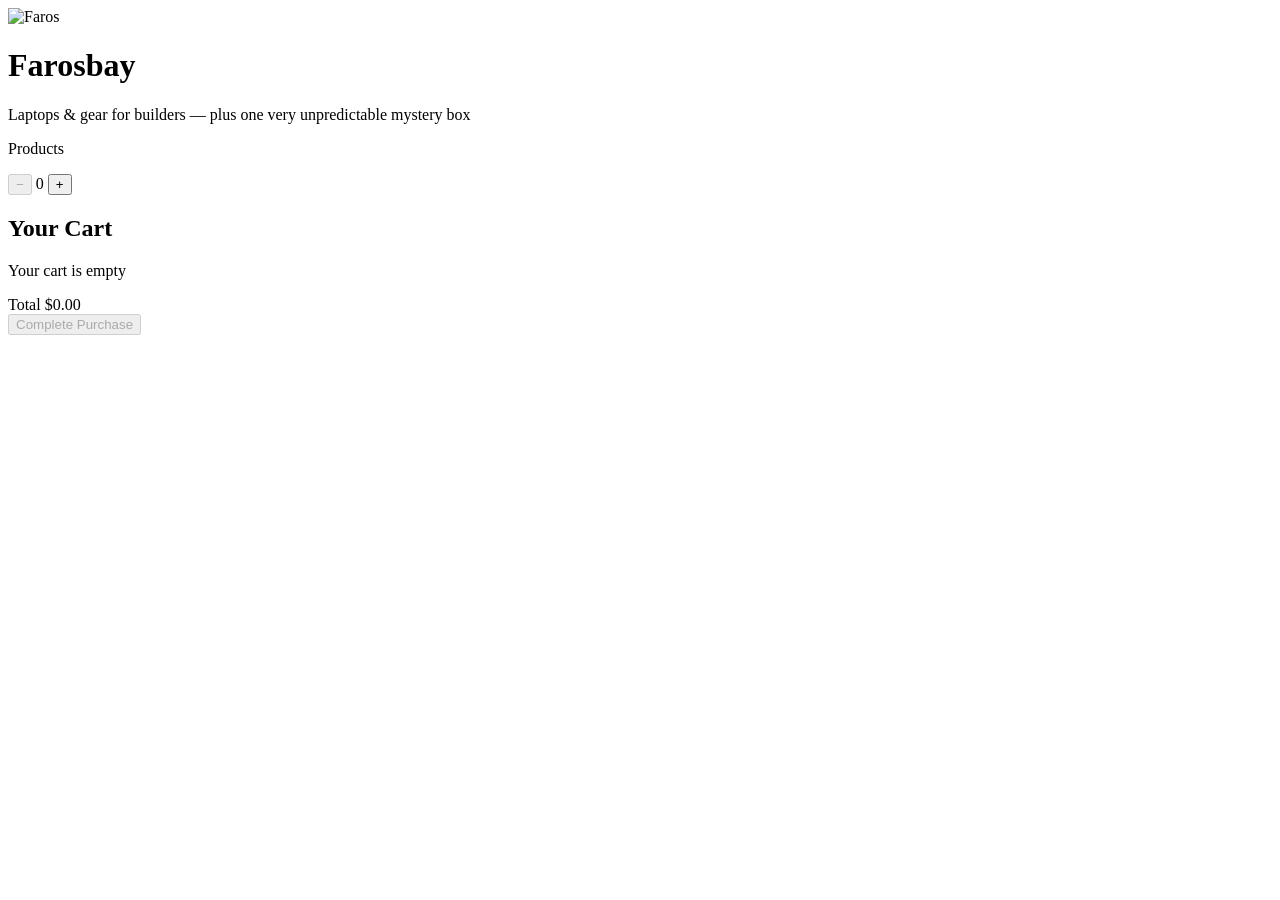
<file: order-service/src/main/resources/templates/index.html>
<!DOCTYPE html>
<html lang="en" xmlns:th="http://www.thymeleaf.org">
<head>
  <meta charset="UTF-8">
  <meta name="viewport" content="width=device-width, initial-scale=1.0">
  <title>Farosbay</title>
  <link rel="stylesheet" th:href="@{/css/style.css(v=2)}">
</head>
<body>

<header>
  <div class="brand">
    <img th:src="@{/img/faros-logo.png}" alt="Faros" class="brand-mark">
    <h1>Farosbay</h1>
  </div>
  <div class="subtitle">Laptops &amp; gear for builders — plus one very unpredictable mystery box</div>
</header>

<main id="main">
  <section>
    <p class="section-label">Products</p>
    <div id="products-grid">
      <th:block th:each="p : ${products}">
        <input type="hidden" th:name="${p.sku()}" th:id="'input-' + ${p.sku()}" value="0">
        <div th:class="${p.sku() == 'MYSTERY_BOX' ? 'product-card mystery' : 'product-card'}"
             th:data-name="${p.name()}" th:data-cost="${p.cost()}">
          <div class="product-name" th:text="${p.name()}"></div>
          <div class="product-meta">
            <span class="product-price" th:text="'$' + ${#numbers.formatDecimal(p.cost(), 1, 2)}"></span>
            <span class="product-stock" th:text="${p.sku() == 'MYSTERY_BOX' ? 'One per order' : p.stock() + ' in stock'}"></span>
          </div>
          <div class="qty-control" th:data-sku="${p.sku()}">
            <button type="button" class="qty-btn" th:id="'dec-' + ${p.sku()}"
                    onclick="changeQty(this.closest('.qty-control'), -1)" disabled>&minus;</button>
            <span class="qty-value" th:id="'qty-' + ${p.sku()}">0</span>
            <button type="button" class="qty-btn"
                    onclick="changeQty(this.closest('.qty-control'), 1)">+</button>
          </div>
        </div>
      </th:block>
    </div>
  </section>

  <aside>
    <div id="cart" class="cart-card">
      <h2>Your Cart</h2>
      <div id="order-lines">
        <p class="empty-hint">Your cart is empty</p>
      </div>
      <div class="cart-total">
        <span>Total</span>
        <span id="total-price">$0.00</span>
      </div>
      <button id="order-btn" disabled onclick="placeOrder()">Complete Purchase</button>
    </div>
  </aside>
</main>

<div id="toast"></div>

<script>
  function changeQty(ctrl, delta) {
    var sku = ctrl.dataset.sku;
    var input = document.getElementById('input-' + sku);
    var val = Math.max(0, (parseInt(input.value) || 0) + delta);
    input.value = val;
    document.getElementById('qty-' + sku).textContent = val;
    document.getElementById('dec-' + sku).disabled = val === 0;
    updateCart();
  }

  function updateCart() {
    var lines = Array.from(document.querySelectorAll('#products-grid .qty-control'))
      .map(function(ctrl) {
        var qty = parseInt(document.getElementById('input-' + ctrl.dataset.sku).value) || 0;
        var card = ctrl.closest('.product-card');
        return { sku: ctrl.dataset.sku, name: card.dataset.name, cost: parseFloat(card.dataset.cost), qty: qty };
      })
      .filter(function(l) { return l.qty > 0; });
    var orderLines = document.getElementById('order-lines');
    orderLines.innerHTML = lines.length === 0
      ? '<p class="empty-hint">Your cart is empty</p>'
      : lines.map(function(l) {
          return '<div class="order-line"><span>' + l.name + ' \u00d7 ' + l.qty + '</span>'
               + '<span class="order-line-price">$' + (l.cost * l.qty).toFixed(2) + '</span></div>';
        }).join('');
    var total = lines.reduce(function(s, l) { return s + l.cost * l.qty; }, 0);
    document.getElementById('total-price').textContent = '$' + total.toFixed(2);
    document.getElementById('order-btn').disabled = lines.length === 0;
  }

  function showToast(message, type) {
    var t = document.getElementById('toast');
    t.textContent = message;
    t.className = 'show ' + type;
    setTimeout(function() { t.className = ''; }, 3500);
  }

  async function placeOrder() {
    var btn = document.getElementById('order-btn');
    btn.disabled = true;
    btn.classList.add('loading');
    var lines = Array.from(document.querySelectorAll('#products-grid .qty-control'))
      .map(function(ctrl) { return { sku: ctrl.dataset.sku, quantity: parseInt(document.getElementById('input-' + ctrl.dataset.sku).value) || 0 }; })
      .filter(function(l) { return l.quantity > 0; });
    var res = await fetch('/orders', { method: 'POST', headers: { 'Content-Type': 'application/json' }, body: JSON.stringify(lines) });
    if (res.ok) {
      document.getElementById('main').innerHTML = await res.text();
    } else {
      showToast(res.headers.get('X-Error'), 'error');
      btn.disabled = false;
      btn.classList.remove('loading');
    }
  }
</script>
</body>
</html>
</file>
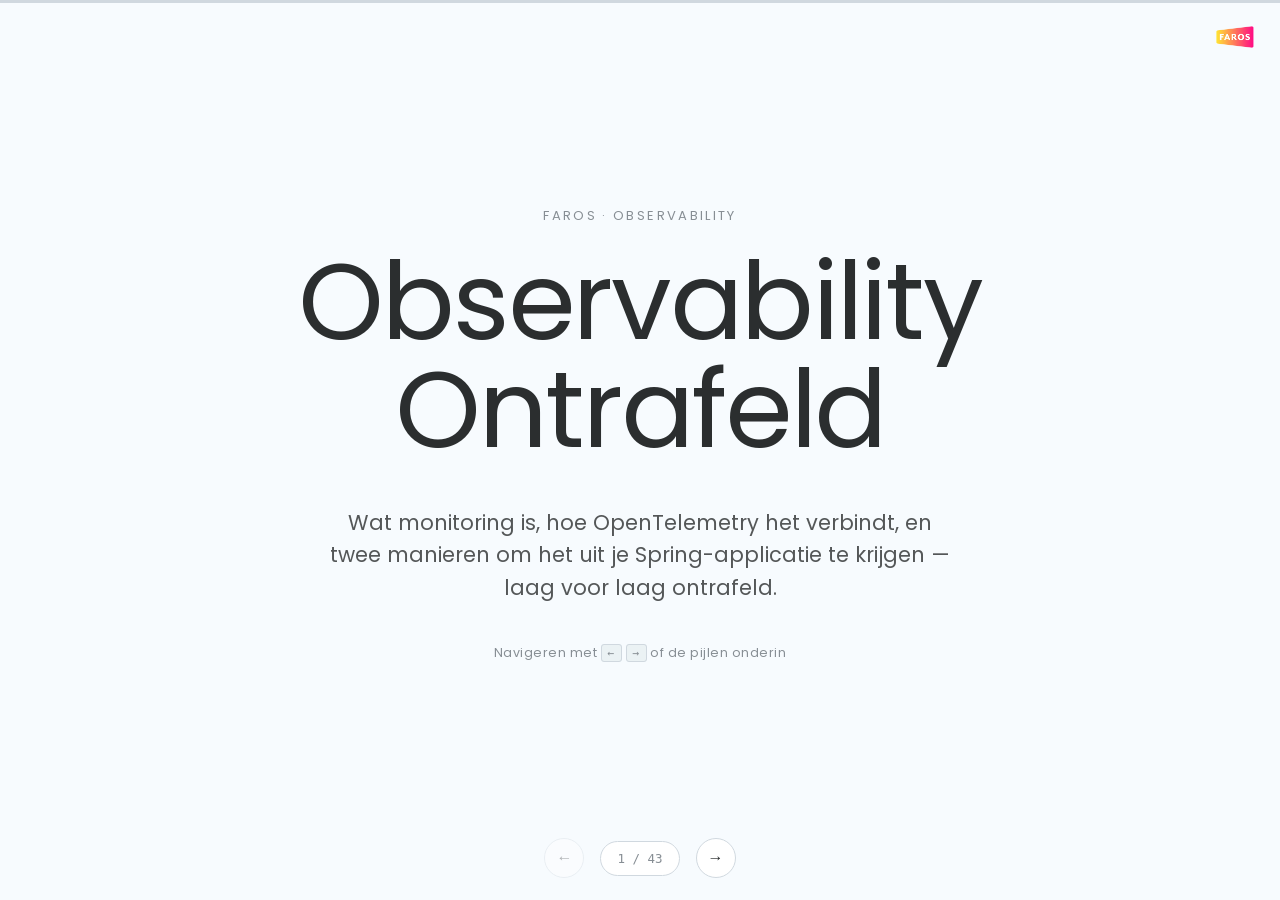
<file: docs/observability-ontrafeld.html>
<!doctype html>
<html lang="nl">
<head>
<meta charset="utf-8">
<meta name="viewport" content="width=device-width, initial-scale=1">
<title>Observability Ontrafeld</title>
</head>
<body>
<style>
  @font-face {
    font-family: 'Poppins';
    font-style: normal;
    font-weight: 400;
    font-display: swap;
    src: url([data-uri]) format('woff2');
  }
  @font-face {
    font-family: 'Poppins';
    font-style: normal;
    font-weight: 500;
    font-display: swap;
    src: url([data-uri]) format('woff2');
  }
  @font-face {
    font-family: 'Poppins';
    font-style: normal;
    font-weight: 600;
    font-display: swap;
    src: url([data-uri]) format('woff2');
  }
  @font-face {
    font-family: 'Poppins';
    font-style: normal;
    font-weight: 700;
    font-display: swap;
    src: url([data-uri]) format('woff2');
  }
  @font-face {
    font-family: 'Poppins';
    font-style: normal;
    font-weight: 800;
    font-display: swap;
    src: url([data-uri]) format('woff2');
  }
  :root {
    /* Palette matches the real Faros brand template (Faros_Presentatie voorbeeld_v3.pptx):
       hot pink is the dominant accent, violet and mint are the two secondary accents,
       Poppins is the sole brand typeface. --glow is Faros's literal primary yellow
       (#FFE532) and stays decorative only — never a foreground/text color, just a gradient stop. */
    --ground:      #F7FBFE;
    --surface:      #FFFFFF;
    --surface-2:    #EBF2F4;
    --ink:          #2B2E2F;
    --ink-dim:      #545758;
    --ink-faint:    #878E94;
    --rule:         #D0D8DF;
    --rule-strong:  #ABB8C2;

    --pink:        #C40068;
    --pink-soft:   #FCE3EE;
    --starter:      #7A4FFF;
    --starter-soft: #EFE7FF;
    --agent:        #127D6A;
    --agent-soft:   #E0F5F1;
    --warn:         #C40068;
    --warn-soft:    #FCE3EE;
    --glow:         #FFE532;

    --code-bg:      #22282B;
    --code-ink:     #E7ECEE;

    --serif: 'Poppins', ui-sans-serif, -apple-system, BlinkMacSystemFont, "Segoe UI", sans-serif;
    --sans: 'Poppins', ui-sans-serif, -apple-system, BlinkMacSystemFont, "Segoe UI", sans-serif;
    --body: 'Poppins', ui-sans-serif, -apple-system, BlinkMacSystemFont, "Segoe UI", sans-serif;
    --mono: ui-monospace, "SF Mono", SFMono-Regular, Menlo, Consolas, monospace;
  }

  @media (prefers-color-scheme: dark) {
    :root:not([data-theme="light"]) {
      --ground:      #16181A;
      --surface:      #1E2124;
      --surface-2:    #262A2D;
      --ink:          #F1EFE9;
      --ink-dim:      #B7BCC0;
      --ink-faint:    #7C8286;
      --rule:         #33383B;
      --rule-strong:  #454B4F;

      --pink:        #FF5CAE;
      --pink-soft:   rgba(255,10,133,0.18);
      --starter:      #A98BFF;
      --starter-soft: rgba(122,79,255,0.18);
      --agent:        #3FE6CD;
      --agent-soft:   rgba(45,225,194,0.16);
      --warn:         #FF5CAE;
      --warn-soft:    rgba(255,10,133,0.18);
      --glow:         #FFE532;

      --code-bg:      #101314;
      --code-ink:     #DCE3E5;
    }
  }
  :root[data-theme="dark"] {
    --ground:      #16181A;
    --surface:      #1E2124;
    --surface-2:    #262A2D;
    --ink:          #F1EFE9;
    --ink-dim:      #B7BCC0;
    --ink-faint:    #7C8286;
    --rule:         #33383B;
    --rule-strong:  #454B4F;

    --pink:        #FF5CAE;
    --pink-soft:   rgba(255,10,133,0.18);
    --starter:      #A98BFF;
    --starter-soft: rgba(122,79,255,0.18);
    --agent:        #3FE6CD;
    --agent-soft:   rgba(45,225,194,0.16);
    --warn:         #FF5CAE;
    --warn-soft:    rgba(255,10,133,0.18);
    --glow:         #FFE532;

    --code-bg:      #101314;
    --code-ink:     #DCE3E5;
  }

  * { box-sizing: border-box; }
  html, body { margin: 0; padding: 0; }
  body {
    background: var(--ground);
    color: var(--ink);
    font-family: var(--body);
    -webkit-font-smoothing: antialiased;
    overflow: hidden;
  }

  ::selection { background: var(--pink-soft); }

  /* ---------------- track / slides ---------------- */

  #track {
    display: flex;
    flex-direction: row;
    width: 100vw;
    height: 100vh;
    overflow-x: auto;
    overflow-y: hidden;
    scroll-snap-type: x mandatory;
    scroll-behavior: smooth;
  }
  @media (prefers-reduced-motion: reduce) {
    #track { scroll-behavior: auto; }
  }
  #track::-webkit-scrollbar { display: none; }

  .slide {
    flex: 0 0 100vw;
    width: 100vw;
    height: 100vh;
    scroll-snap-align: start;
    padding: 64px 84px 96px;
    display: flex;
    flex-direction: column;
    overflow-y: auto;
  }

  .kicker {
    font-family: var(--sans);
    font-size: 12px;
    font-weight: 650;
    letter-spacing: 0.14em;
    text-transform: uppercase;
    color: var(--ink-faint);
    display: flex;
    align-items: center;
    gap: 10px;
    margin-bottom: 6px;
  }
  .kicker .dot { width: 7px; height: 7px; border-radius: 50%; background: currentColor; }
  .kicker.c-starter { color: var(--starter); }
  .kicker.c-agent   { color: var(--agent); }
  .kicker.c-pink   { color: var(--pink); }
  .kicker.c-warn    { color: var(--warn); }

  .cite-badge {
    display: inline-flex;
    align-items: center;
    gap: 6px;
    font-family: var(--sans);
    font-size: 10.5px;
    font-weight: 650;
    letter-spacing: 0.08em;
    text-transform: uppercase;
    color: var(--warn);
    background: var(--warn-soft);
    padding: 3px 9px;
    border-radius: 100px;
    margin-bottom: 10px;
  }
  .cite-badge .dot { width: 6px; height: 6px; border-radius: 50%; background: currentColor; }
  .source-note { font-size: 12px; color: var(--ink-faint); margin-top: auto; padding-top: 10px; }
  .source-note code { font-size: 11px; }

  .big-letter {
    font-family: var(--serif);
    font-size: 96px;
    line-height: 1;
    color: var(--pink);
    margin: -6px 0 4px;
  }

  h1, h2, h3 { margin: 0; }

  .slide h2 {
    font-family: var(--serif);
    font-weight: 400;
    letter-spacing: -0.01em;
    line-height: 1.08;
    font-size: clamp(30px, 3.6vw, 46px);
    text-wrap: balance;
    margin-bottom: 22px;
  }

  /* ---------------- leek slides ---------------- */

  .slide.leek {
    justify-content: center;
    align-items: center;
    text-align: center;
  }
  .leek-icon { width: 76px; height: 76px; color: var(--pink); margin-bottom: 30px; }
  .leek-icon.c-agent { color: var(--agent); }
  .leek-icon.c-starter { color: var(--starter); }

  .leek-statement {
    font-family: var(--serif);
    font-weight: 400;
    letter-spacing: -0.015em;
    line-height: 1.18;
    font-size: clamp(34px, 5vw, 60px);
    max-width: 20ch;
    text-wrap: balance;
    margin: 0 0 26px;
  }
  .leek-sub {
    font-size: clamp(17px, 1.7vw, 21px);
    line-height: 1.55;
    color: var(--ink-dim);
    max-width: 46ch;
  }
  .leek-sub b { color: var(--ink); font-weight: 600; }

  /* ---------------- technical layout ---------------- */

  .slide.tech { justify-content: flex-start; }
  .tech-body { flex: 1; display: flex; flex-direction: column; gap: 26px; min-height: 0; }
  .tech-cols { display: grid; grid-template-columns: 1.05fr 1fr; gap: 40px; flex: 1; min-height: 0; }
  .tech-cols.wide-left { grid-template-columns: 1.3fr 1fr; }
  .tech-col { display: flex; flex-direction: column; gap: 16px; min-height: 0; }

  .fact-list { list-style: none; margin: 0; padding: 0; display: flex; flex-direction: column; gap: 12px; }
  .fact-list li {
    display: grid;
    grid-template-columns: 20px 1fr;
    gap: 10px;
    font-size: 15.5px;
    line-height: 1.5;
    color: var(--ink-dim);
  }
  .fact-list li b { color: var(--ink); font-weight: 600; }
  .fact-list .sub-rows { display: flex; flex-direction: column; gap: 3px; margin-top: 5px; }
  .fact-list .sub-rows span { display: block; }
  .fact-list .mk { color: var(--pink); font-weight: 700; }
  .fact-list.c-starter .mk { color: var(--starter); }
  .fact-list.c-agent .mk { color: var(--agent); }

  pre {
    margin: 0;
    background: var(--code-bg);
    color: var(--code-ink);
    font-family: var(--mono);
    font-size: 12.6px;
    line-height: 1.58;
    padding: 16px 18px;
    border-radius: 4px;
    overflow-x: auto;
    tab-size: 2;
  }
  .code-label {
    font-family: var(--sans);
    font-size: 10.5px;
    font-weight: 650;
    letter-spacing: 0.1em;
    text-transform: uppercase;
    color: var(--ink-faint);
    margin-bottom: 6px;
  }
  .code-block { display: flex; flex-direction: column; }

  .stat-row { display: grid; grid-template-columns: repeat(auto-fit, minmax(120px,1fr)); gap: 12px; }
  .stat {
    background: var(--surface);
    border: 1px solid var(--rule);
    border-radius: 4px;
    padding: 12px 14px;
  }
  .stat .n {
    font-family: var(--sans);
    font-size: 22px;
    font-weight: 700;
    font-variant-numeric: tabular-nums;
    color: var(--pink);
    line-height: 1.1;
  }
  .stat.c-agent .n { color: var(--agent); }
  .stat.c-starter .n { color: var(--starter); }
  .stat .t { font-size: 11.5px; color: var(--ink-faint); margin-top: 4px; line-height: 1.35; }

  .callout {
    border-left: 3px solid var(--warn);
    background: var(--warn-soft);
    padding: 12px 16px;
    font-size: 14px;
    line-height: 1.5;
    color: var(--ink);
    border-radius: 0 4px 4px 0;
  }
  .callout b { color: var(--warn); }

  .measured {
    display: inline-flex;
    align-items: center;
    gap: 6px;
    font-family: var(--sans);
    font-size: 10.5px;
    font-weight: 650;
    letter-spacing: 0.08em;
    text-transform: uppercase;
    color: var(--agent);
    background: var(--agent-soft);
    padding: 3px 9px;
    border-radius: 100px;
    margin-bottom: 10px;
  }
  .measured .dot { width: 6px; height: 6px; border-radius: 50%; background: currentColor; }

  /* ---------------- diagrams ---------------- */

  figure.diagram { margin: 0; display: flex; flex-direction: column; gap: 10px; flex: 1; min-height: 0; justify-content: center; }
  figure.diagram svg { width: 100%; height: auto; max-height: 100%; color: var(--ink-dim); }
  figure.diagram figcaption {
    font-size: 12.5px;
    color: var(--ink-faint);
    text-align: center;
  }
  .svg-node-fill { fill: var(--surface); }
  .svg-node-stroke { stroke: var(--rule-strong); }
  .svg-label { fill: var(--ink); font-family: var(--sans); }
  .svg-sublabel { fill: var(--ink-faint); font-family: var(--sans); }
  .svg-arrow-label { fill: var(--ink-faint); font-family: var(--sans); }
  .svg-boundary { stroke: var(--rule-strong); fill: none; }
  .svg-accent-starter { stroke: var(--starter); fill: var(--starter); }
  .svg-accent-agent { stroke: var(--agent); fill: var(--agent); }
  .fill-starter-soft { fill: var(--starter-soft); }
  .fill-agent-soft { fill: var(--agent-soft); }

  /* ---------------- demo marker slide ---------------- */

  .slide.demo { justify-content: center; align-items: center; text-align: center; }
  .demo-badge {
    font-family: var(--sans);
    font-size: 13px;
    font-weight: 700;
    letter-spacing: 0.2em;
    text-transform: uppercase;
    padding: 8px 18px;
    border-radius: 0;
    margin-bottom: 26px;
  }
  .demo-badge.c-starter { background: var(--starter-soft); color: var(--starter); }
  .demo-badge.c-agent { background: var(--agent-soft); color: var(--agent); }
  .demo-title {
    font-family: var(--serif);
    font-size: clamp(38px, 5.4vw, 64px);
    font-weight: 400;
    letter-spacing: -0.01em;
    margin-bottom: 34px;
  }
  .demo-list {
    list-style: none;
    margin: 0;
    padding: 0;
    text-align: left;
    display: flex;
    flex-direction: column;
    gap: 12px;
    max-width: 42ch;
  }
  .demo-list li {
    display: grid;
    grid-template-columns: 22px 1fr;
    gap: 10px;
    font-size: 16.5px;
    color: var(--ink-dim);
    line-height: 1.4;
  }
  .demo-list .num {
    font-family: var(--mono);
    font-size: 13px;
    color: var(--ink-faint);
    padding-top: 2px;
  }

  /* ---------------- comparison slide ---------------- */

  .compare { display: grid; grid-template-columns: 1fr 1fr; gap: 24px; flex: 1; min-height: 0; }
  .compare-col {
    border: 1px solid var(--rule);
    border-radius: 6px;
    padding: 20px 22px;
    display: flex;
    flex-direction: column;
    gap: 14px;
    background: var(--surface);
    min-height: 0;
    overflow-y: auto;
  }
  .compare-col.starter { border-top: 3px solid var(--starter); }
  .compare-col.agent { border-top: 3px solid var(--agent); }

  .credit-grid {
    display: grid;
    grid-template-columns: repeat(auto-fit, minmax(300px, 1fr));
    gap: 20px;
    margin-top: 8px;
  }
  .credit-card {
    border: 1px solid var(--rule);
    border-top: 3px solid var(--pink);
    border-radius: 6px;
    padding: 22px 24px;
    background: var(--surface);
    display: flex;
    flex-direction: column;
    gap: 8px;
  }
  .credit-card .credit-kind {
    font-family: var(--sans);
    font-size: 10.5px;
    font-weight: 650;
    letter-spacing: 0.1em;
    text-transform: uppercase;
    color: var(--pink);
  }
  .credit-card h3 { font-size: 18px; line-height: 1.3; }
  .credit-card .credit-by { font-size: 14.5px; color: var(--ink-dim); }
  .credit-speakers { display: flex; gap: 16px; margin-top: 6px; }
  .credit-speaker { display: flex; align-items: center; gap: 10px; }
  .credit-speaker img {
    width: 44px;
    height: 44px;
    border-radius: 50%;
    object-fit: cover;
    border: 1px solid var(--rule);
    flex: none;
  }
  .credit-speaker .who { display: flex; flex-direction: column; }
  .credit-speaker .who b { font-size: 13.5px; color: var(--ink); font-weight: 700; }
  .credit-speaker .who span { font-size: 12px; color: var(--ink-faint); }
  .credit-card .credit-url {
    font-family: var(--mono);
    font-size: 12.5px;
    color: var(--ink-faint);
    word-break: break-all;
    margin-top: 4px;
  }
  .credit-card .credit-url a {
    color: inherit;
    text-decoration: none;
    border-bottom: 1px solid var(--rule);
    pointer-events: auto;
  }
  .credit-card .credit-url a:hover {
    color: var(--pink);
    border-bottom-color: var(--pink);
  }
  .compare-h { font-family: var(--sans); font-size: 15px; font-weight: 700; }
  .compare-col.starter .compare-h { color: var(--starter); }
  .compare-col.agent .compare-h { color: var(--agent); }
  .pm-group-label {
    font-family: var(--sans);
    font-size: 10.5px;
    font-weight: 650;
    letter-spacing: 0.1em;
    text-transform: uppercase;
    color: var(--ink-faint);
    margin-top: 4px;
  }
  ul.pm { list-style: none; margin: 0; padding: 0; display: flex; flex-direction: column; gap: 6px; }
  ul.pm li { display: grid; grid-template-columns: 16px 1fr; gap: 8px; font-size: 13.6px; line-height: 1.42; color: var(--ink-dim); }
  ul.pm li .m { font-family: var(--sans); font-weight: 800; font-size: 13px; }
  ul.pm li.plus .m { color: var(--agent); }
  ul.pm li.minus .m { color: var(--starter); }

  /* ---------------- closing ---------------- */

  .slide.closing { justify-content: center; align-items: center; text-align: center; }
  .closing-line {
    font-family: var(--serif);
    font-size: clamp(30px, 4vw, 46px);
    line-height: 1.2;
    max-width: 26ch;
    margin-bottom: 20px;
  }
  .closing-line .hl-starter { color: var(--starter); }
  .closing-line .hl-agent { color: var(--agent); }

  /* ---------------- title ---------------- */

  .slide.title { justify-content: center; align-items: center; text-align: center; }
  .title-eyebrow {
    font-family: var(--sans);
    font-size: 13px;
    letter-spacing: 0.18em;
    text-transform: uppercase;
    color: var(--ink-faint);
    margin-bottom: 22px;
  }
  .title-main {
    font-family: var(--serif);
    font-size: clamp(56px, 9vw, 108px);
    font-weight: 400;
    letter-spacing: -0.02em;
    line-height: 1;
    margin-bottom: 22px;
  }
  .title-sub {
    font-size: clamp(17px, 1.8vw, 21px);
    color: var(--ink-dim);
    max-width: 48ch;
    line-height: 1.55;
    margin-bottom: 40px;
  }
  .title-hint {
    font-family: var(--body);
    font-size: 12.5px;
    color: var(--ink-faint);
    letter-spacing: 0.04em;
  }
  .title-hint kbd {
    font-family: var(--mono);
    background: var(--surface-2);
    border: 1px solid var(--rule);
    border-radius: 3px;
    padding: 1px 6px;
    font-size: 11.5px;
  }

  /* ---------------- nav chrome ---------------- */

  #chrome { position: fixed; inset: 0; pointer-events: none; z-index: 5; }
  #progressTrack {
    position: absolute; top: 0; left: 0; width: 100%; height: 3px;
    background: var(--rule);
  }
  #progressFill {
    height: 100%; width: 0%;
    background: linear-gradient(135deg, var(--warn) 0%, var(--glow) 100%);
    transition: width .25s ease;
  }
  #wordmark {
    position: absolute;
    top: 18px; right: 26px;
    pointer-events: none;
  }
  #wordmark img {
    display: block;
    height: 38px;
    width: auto;
  }

  #navBar {
    position: absolute;
    bottom: 22px; left: 0; right: 0;
    display: flex; align-items: center; justify-content: center; gap: 16px;
    pointer-events: none;
  }
  .nav-btn {
    pointer-events: auto;
    width: 40px; height: 40px;
    border-radius: 50%;
    border: 1px solid var(--rule);
    background: var(--surface);
    color: var(--ink);
    display: flex; align-items: center; justify-content: center;
    cursor: pointer;
    font-size: 16px;
    transition: border-color .15s ease;
  }
  .nav-btn:hover { border-color: var(--pink); color: var(--pink); }
  .nav-btn:disabled { opacity: 0.35; cursor: default; }
  .nav-btn:disabled:hover { border-color: var(--rule); color: var(--ink); }
  #counter {
    pointer-events: auto;
    font-family: var(--mono);
    font-size: 12.5px;
    color: var(--ink-faint);
    background: var(--surface);
    border: 1px solid var(--rule);
    border-radius: 100px;
    padding: 9px 16px;
    font-variant-numeric: tabular-nums;
  }

  @media (max-width: 780px) {
    .tech-cols, .tech-cols.wide-left, .compare { grid-template-columns: 1fr; }
    .slide { padding: 48px 26px 96px; }
  }
</style>

<div id="chrome">
  <div id="progressTrack"><div id="progressFill"></div></div>
  <div id="wordmark"><img src="[data-uri]" alt="Faros" /></div>
  <div id="navBar">
    <button class="nav-btn" id="prevBtn" aria-label="Vorige slide">&#8592;</button>
    <div id="counter">1 / 36</div>
    <button class="nav-btn" id="nextBtn" aria-label="Volgende slide">&#8594;</button>
  </div>
</div>

<div id="track">

  <!-- 1 — TITLE -->
  <section class="slide title">
    <div class="title-eyebrow">Faros &middot; observability</div>
    <h1 class="title-main">Observability Ontrafeld</h1>
    <p class="title-sub">Wat monitoring is, hoe OpenTelemetry het verbindt, en twee manieren om het
      uit je Spring-applicatie te krijgen &mdash; laag voor laag ontrafeld.</p>
    <div class="title-hint">Navigeren met <kbd>&#8592;</kbd> <kbd>&#8594;</kbd> of de pijlen onderin</div>
  </section>

  <!-- 2 — BRON: gebaseerd op Spring I/O 2026 -->
  <section class="slide tech">
    <div class="kicker c-pink"><span class="dot"></span>Bron &amp; aanleiding</div>
    <h2>Inspiratie gehaald bij Spring I/O 2026</h2>
    <div class="tech-body">
      <p class="leek-sub" style="text-align:left; max-width:none; font-size:16.5px;">
        Deze presentatie herwerkt en breidt uit wat op Spring I/O 2026 getoond werd. De
        demo-applicatie zelf &mdash; order-service, mystery-box-service, de LGTM-opzet &mdash;
        komt oorspronkelijk uit die talk en de bijbehorende repository. Wat deze deck toevoegt:
        de migratie naar de OpenTelemetry-agent, de LGTM-detailslides, de OpenTelemetry-uitleg
        en de huisstijl.
      </p>
      <div class="credit-grid">
        <div class="credit-card">
          <div class="credit-kind">Sessie &mdash; Spring I/O 2026</div>
          <h3>Demystifying Observability for Spring Applications</h3>
          <div class="credit-speakers">
            <div class="credit-speaker">
              <img src="[data-uri]" alt="Timo Salm" />
              <div class="who"><b>Timo Salm</b><span>Broadcom</span></div>
            </div>
            <div class="credit-speaker">
              <img src="[data-uri]" alt="Tiffany Jernigan" />
              <div class="who"><b>Tiffany Jernigan</b><span>Grafana Labs</span></div>
            </div>
          </div>
          <div class="credit-url"><a href="https://2026.springio.net/sessions/demystifying-observability-for-spring-applications/" target="_blank" rel="noopener">2026.springio.net/sessions/demystifying-observability-for-spring-applications</a></div>
        </div>
        <div class="credit-card">
          <div class="credit-kind">Broncode</div>
          <h3>spring-boot-opentelemetry-lgtm</h3>
          <div class="credit-by">Timo Salm, op GitHub</div>
          <div class="credit-url"><a href="https://github.com/timosalm/spring-boot-opentelemetry-lgtm" target="_blank" rel="noopener">github.com/timosalm/spring-boot-opentelemetry-lgtm</a></div>
        </div>
        <div class="credit-card">
          <div class="credit-kind">Deze repository</div>
          <h3>spring-boot-opentelemetry-lgtm</h3>
          <div class="credit-by">Vincent Van Goethem, op GitHub</div>
          <div class="credit-url"><a href="https://github.com/VincentVanGoethem/spring-boot-opentelemetry-lgtm" target="_blank" rel="noopener">github.com/VincentVanGoethem/spring-boot-opentelemetry-lgtm</a></div>
        </div>
      </div>
    </div>
  </section>

  <!-- 3 — OVERVIEW: wat is monitoring, leek -->
  <section class="slide leek">
    <svg class="leek-icon" viewBox="0 0 100 100" role="img" aria-label="Een hartslaglijn, symbool voor het bewaken van de vitale tekens van een systeem">
      <polyline points="8,52 28,52 38,26 50,78 60,34 70,52 92,52" fill="none" stroke="currentColor" stroke-width="3.5" stroke-linecap="round" stroke-linejoin="round"/>
    </svg>
    <p class="leek-statement">Weten wat je systeem doet, voordat een klant het je moet vertellen.</p>
    <p class="leek-sub">Monitoring vertelt je dat er iets mis is. Observability vertelt je <b>waarom</b>
      &mdash; en dat moet snel gaan, want een systeem faalt nooit op een handig moment. Dat draait op
      vier vragen: <b>wat</b> gebeurde er precies, <b>hoe</b> hing dat samen en hoelang duurde het,
      <b>hoeveel</b> gebeurde het, en <b>waarom</b> was die ene stap zo traag.</p>
    <div style="display:flex; gap:14px; margin-top:36px; flex-wrap:wrap; justify-content:center;">
      <span class="demo-badge" style="background:var(--surface); color:var(--ink-dim); border:1px solid var(--rule);">Logging &mdash; wat</span>
      <span class="demo-badge" style="background:var(--surface); color:var(--ink-dim); border:1px solid var(--rule);">Tracing &mdash; hoe</span>
      <span class="demo-badge" style="background:var(--surface); color:var(--ink-dim); border:1px solid var(--rule);">Metrics &mdash; hoeveel</span>
    </div>
  </section>

  <!-- 4 — LOGGING, leek -->
  <section class="slide leek">
    <svg class="leek-icon" viewBox="0 0 100 100" role="img" aria-label="Een kassabon met regels tekst, symbool voor logging">
      <path d="M25 12 H75 V78 L68 84 L61 78 L54 84 L47 78 L40 84 L33 78 L25 84 Z" fill="none" stroke="currentColor" stroke-width="3" stroke-linejoin="round"/>
      <line x1="34" y1="30" x2="66" y2="30" stroke="currentColor" stroke-width="3" stroke-linecap="round"/>
      <line x1="34" y1="42" x2="66" y2="42" stroke="currentColor" stroke-width="3" stroke-linecap="round"/>
      <line x1="34" y1="54" x2="58" y2="54" stroke="currentColor" stroke-width="3" stroke-linecap="round"/>
    </svg>
    <p class="leek-statement">Logging: losse regels op een kassabon.</p>
    <p class="leek-sub">Elke betekenisvolle gebeurtenis wordt een regel tekst met een tijdstip:
      "bestelling 42 aangemaakt", "betaling mislukt: kaart geweigerd". Simpel, herkenbaar &mdash; het is
      wat een ontwikkelaar toch al schrijft. De vraag die het beantwoordt: <b>wat ging er precies mis,
      en wat zei de foutmelding?</b></p>
  </section>

  <!-- 5 — LOGGING, technical -->
  <section class="slide tech">
    <div class="kicker c-pink"><span class="dot"></span>Logging</div>
    <h2>Eén regel, één gebeurtenis</h2>
    <div class="tech-body">
      <div class="tech-cols">
        <div class="tech-col">
          <p class="leek-sub" style="text-align:left; max-width:none; font-size:14.5px; margin:0 0 2px;">Logs zijn <b>tijdgestempelde, onveranderlijke</b> registraties van gebeurtenissen &mdash; bijvoorbeeld deze regel uit de order-service:</p>
          <div class="code-block">
            <div class="code-label">Console-output, deze demo</div>
            <pre>2026-08-17T14:41:31.016+02:00  INFO 91821 ---
[order-service,4c0ba91daae17216831ad20c9191d6f8,d1789d46cdf44654]
com.example.orderservice.OrderService : Processing 2 item(s)</pre>
          </div>
          <ul class="fact-list" style="margin-top:4px;">
            <li><span class="mk">&#8226;</span><span><b>service-naam</b> &mdash; welke applicatie schreef deze regel.</span></li>
            <li><span class="mk">&#8226;</span><span><b>trace_id</b> &mdash; dezelfde waarde op elke regel die bij hetzelfde verzoek hoort, ook over service-grenzen heen.</span></li>
            <li><span class="mk">&#8226;</span><span><b>span_id</b> &mdash; welke specifieke stap in dat verzoek deze regel schreef.</span></li>
            <li><span class="mk">&#8226;</span><span>Spring Boot doet dit doorgaans <b>zelf</b>: zodra <code>micrometer-tracing-bridge-otel</code> op het classpath staat, vult Micrometer Tracing de MDC, en verschijnen <code>trace_id</code>/<code>span_id</code> automatisch in het standaard <code>logging.pattern.level</code>.</span></li>
          </ul>
        </div>
        <div class="tech-col">
          <ul class="fact-list">
            <li><span class="mk">&#8226;</span><span>Logs zijn <b>tijdgestempelde, onveranderlijke</b> registraties van gebeurtenissen &mdash; eenmaal geschreven, blijven ze zo. Ze beantwoorden het best: "wat gebeurde er precies?"</span></li>
            <li><span class="mk">&#8226;</span><span>Drie soorten logs:
              <span class="sub-rows">
                <span><b>structured</b> &mdash; JSON, sleutel/waarde: machine-leesbaar en doorzoekbaar</span>
                <span><b>unstructured</b> &mdash; vrije tekst: moeilijk te parsen op schaal</span>
                <span><b>audit/access</b> &mdash; wie deed wat en wanneer, veiligheidsrelevant</span>
              </span>
            </span></li>
            <li><span class="mk">&#8226;</span><span>Logniveaus balanceren zichtbaarheid tegen ruis:
              <span class="sub-rows">
                <span><code>DEBUG</code> &mdash; dev/test</span>
                <span><code>INFO</code> &mdash; productie (standaard)</span>
                <span><code>WARN</code> &mdash; potentiële problemen</span>
                <span><code>ERROR</code> &mdash; storingen</span>
              </span>
            </span></li>
            <li><span class="mk">&#8226;</span><span><code>trace_id</code>/<code>span_id</code> koppelen een logregel terug aan de trace waarin ze ontstond &mdash; daarover zo meer.</span></li>
          </ul>
          <div class="callout"><b>Concreet in deze demo:</b> de prompt en het antwoord van de
            OpenAI-call komen niet op de trace terecht, maar precies als dit soort gestructureerd
            logrecord &mdash; <code>gen_ai.user.message</code>, <code>gen_ai.choice</code>.</div>
        </div>
      </div>
    </div>
  </section>

  <!-- 6 — TRACING, leek -->
  <section class="slide leek">
    <svg class="leek-icon" viewBox="0 0 100 100" role="img" aria-label="Gestapelde balken van afnemende lengte, symbool voor de reis van een verzoek door geneste stappen">
      <rect x="15" y="18" width="70" height="11" rx="2.5" fill="currentColor"/>
      <rect x="25" y="37" width="50" height="11" rx="2.5" fill="currentColor" opacity="0.8"/>
      <rect x="25" y="56" width="30" height="11" rx="2.5" fill="currentColor" opacity="0.55"/>
      <rect x="60" y="56" width="18" height="11" rx="2.5" fill="currentColor" opacity="0.55"/>
      <rect x="35" y="75" width="20" height="11" rx="2.5" fill="currentColor" opacity="0.4"/>
    </svg>
    <p class="leek-statement">Tracing: the journey of one request, stopwatch in hand.</p>
    <p class="leek-sub">Eén bestelling raakt een webverzoek, een databaseschrijving, een aanroep naar
      een andere service, nog een databaseschrijving. Een trace naait al die stappen aan elkaar tot
      één plaatje, in volgorde, met exacte tijdsduur &mdash; zodat je ziet <b>waar de tijd naartoe ging,
      en waar het precies stukliep</b>.</p>
  </section>

  <!-- 7 — TRACING, technical -->
  <section class="slide tech">
    <div class="kicker c-pink"><span class="dot"></span>Tracing</div>
    <h2>Eén boom van geneste spans</h2>
    <div class="tech-body">
      <div class="tech-cols wide-left">
        <div class="tech-col">
          <figure class="diagram">
            <svg viewBox="0 0 860 260" role="img" aria-label="Waterfall-diagram van een echte trace uit deze demo: POST /api/1/orders bevat OrderService.createOrder, dat op zijn beurt OrderRepository.save en OrderService.processItems bevat, met daaronder JDBC- en processItem-spans">
              <line x1="30" y1="20" x2="30" y2="240" stroke="currentColor" stroke-width="1" stroke-dasharray="2 4" opacity="0.4"/>
              <text x="30" y="254" text-anchor="middle" class="svg-sublabel" font-size="10.5">tijd &#8594;</text>

              <rect x="30" y="20" width="800" height="26" rx="4" class="svg-node-fill svg-node-stroke" stroke-width="1.2"/>
              <text x="42" y="37" class="svg-label" font-size="12">POST /api/&#123;version&#125;/orders</text>

              <rect x="60" y="54" width="700" height="24" rx="4" class="svg-node-fill" stroke="var(--pink)" stroke-width="1.3"/>
              <text x="72" y="70" class="svg-label" font-size="11.5">OrderService.createOrder</text>

              <rect x="90" y="88" width="330" height="22" rx="4" class="svg-node-fill svg-node-stroke" stroke-width="1.1"/>
              <text x="102" y="103" class="svg-label" font-size="11">OrderRepository.save</text>

              <rect x="120" y="118" width="90" height="18" rx="3" class="svg-node-fill svg-node-stroke" stroke-width="1"/>
              <text x="128" y="131" class="svg-label" font-size="9.5">getConnection</text>

              <rect x="216" y="118" width="120" height="18" rx="3" class="svg-node-fill svg-node-stroke" stroke-width="1"/>
              <text x="224" y="131" class="svg-label" font-size="9.5">INSERT &quot;orders&quot;</text>

              <rect x="342" y="118" width="70" height="18" rx="3" class="svg-node-fill svg-node-stroke" stroke-width="1"/>
              <text x="350" y="131" class="svg-label" font-size="9.5">COMMIT</text>

              <rect x="90" y="150" width="330" height="22" rx="4" class="svg-node-fill svg-node-stroke" stroke-width="1.1"/>
              <text x="102" y="165" class="svg-label" font-size="11">OrderService.processItems</text>

              <rect x="120" y="180" width="140" height="18" rx="3" class="svg-node-fill svg-node-stroke" stroke-width="1"/>
              <text x="128" y="193" class="svg-label" font-size="9.5">processItem &mdash; item 1</text>

              <rect x="270" y="180" width="140" height="18" rx="3" class="svg-node-fill svg-node-stroke" stroke-width="1"/>
              <text x="278" y="193" class="svg-label" font-size="9.5">processItem &mdash; item 2</text>
            </svg>
            <figcaption>Echte spanstructuur uit deze demo &mdash; horizontale positie toont nesting, niet exacte duur.</figcaption>
          </figure>
        </div>
        <div class="tech-col">
          <ul class="fact-list">
            <li><span class="mk">&#8226;</span><span>Een trace is een <b>boom van spans</b>: elke span is één eenheid werk, met een starttijd, een duur, en een verwijzing naar zijn ouder.</span></li>
            <li><span class="mk">&#8226;</span><span>Alle spans van één verzoek delen hetzelfde <code>trace_id</code>; elke span heeft zijn eigen <code>span_id</code> plus het <code>span_id</code> van zijn ouder &mdash; zo wordt de boom teruggebouwd.</span></li>
            <li><span class="mk">&#8226;</span><span>Die context <b>reist mee met het verzoek</b> over service-grenzen heen (via een HTTP-header), zodat order-service en mystery-box-service in &eacute;&eacute;n trace samenkomen.</span></li>
            <li><span class="mk">&#8226;</span><span>In productie wordt vaak <b>gesampled</b> &mdash; niet elk verzoek getraceerd. Deze demo traceert bewust alles (100%).</span></li>
          </ul>
        </div>
      </div>
    </div>
  </section>

  <!-- 7b — TRACE & SPAN IDS -->
  <section class="slide tech">
    <div class="kicker c-pink"><span class="dot"></span>Tracing</div>
    <h2>trace_id en span_id: de twee sleutels die alles verbinden</h2>
    <div class="tech-body">
      <div class="tech-cols">
        <div class="tech-col">
          <div class="code-block">
            <div class="code-label">Dezelfde spanboom, nu met ids</div>
            <pre>trace_id: 4c0ba91daae17216831ad20c9191d6f8

span_id: 8f2a41c9b6d0e123      (POST /api/1/orders)
  &#8627; span_id: d1789d46cdf44654  (OrderService.createOrder)
       parent_span_id: 8f2a41c9b6d0e123</pre>
          </div>
          <ul class="fact-list">
            <li><span class="mk">&#8226;</span><span><b>trace_id</b> &mdash; identificeert het hele verzoek, van eerste tot laatste span. Elke span in de boom deelt dezelfde waarde.</span></li>
            <li><span class="mk">&#8226;</span><span><b>span_id</b> &mdash; identificeert &eacute;&eacute;n specifieke stap. Uniek per span, ook al delen ze hetzelfde trace_id.</span></li>
            <li><span class="mk">&#8226;</span><span><b>parent_span_id</b> &mdash; wijst naar de span die deze span aanriep; zo bouwt tooling de boomstructuur terug op zonder dat er ergens een aparte boom bewaard wordt.</span></li>
          </ul>
        </div>
        <div class="tech-col">
          <ul class="fact-list">
            <li><span class="mk">&#8226;</span><span>Beide ids reizen mee met het verzoek: als <b>W3C Trace Context</b>-header (<code>traceparent</code>) tussen services, en als <b>MDC-waarden</b> in de logging van elke service.</span></li>
            <li><span class="mk">&#8226;</span><span>Omdat logs, spans <b>en</b> metrics dezelfde trace_id/span_id kunnen dragen, kan je vanuit &eacute;&eacute;n logregel rechtstreeks naar de bijhorende span springen &mdash; en omgekeerd.</span></li>
            <li><span class="mk">&#8226;</span><span>Zonder deze twee velden zijn logging, tracing en metrics drie <b>losse</b> databronnen; mét vormen ze &eacute;&eacute;n samenhangend beeld van hetzelfde verzoek.</span></li>
          </ul>
          <div class="callout"><b>Concreet in deze demo:</b> de console-log op de Logging-slide en de spanboom hierboven delen exact dezelfde <code>trace_id</code>/<code>span_id</code> &mdash; dat is geen toeval, dat is de hele pointe van gedistribueerde tracing.</div>
        </div>
      </div>
    </div>
  </section>

  <!-- 8 — METRICS, leek -->
  <section class="slide leek">
    <svg class="leek-icon" viewBox="0 0 100 100" role="img" aria-label="Een staafdiagram met stijgende balken, symbool voor tellingen doorheen de tijd">
      <line x1="14" y1="82" x2="86" y2="82" stroke="currentColor" stroke-width="2.5" stroke-linecap="round"/>
      <rect x="22" y="60" width="13" height="22" rx="2" fill="currentColor" opacity="0.55"/>
      <rect x="43" y="44" width="13" height="38" rx="2" fill="currentColor" opacity="0.75"/>
      <rect x="64" y="26" width="13" height="56" rx="2" fill="currentColor"/>
    </svg>
    <p class="leek-statement">Metrics: tellingen, opgeteld doorheen de tijd.</p>
    <p class="leek-sub">Niet het verhaal van &eacute;&eacute;n verzoek, maar het grote plaatje van
      <b>allemaal samen</b>: hoeveel bestellingen per minuut, hoeveel mislukten, hoe traag is het
      typisch. Goedkoop op te slaan, ideaal voor een dashboard &mdash; maar vertelt niet wélk verzoek
      precies stukliep.</p>
  </section>

  <!-- 9 — METRICS, technical -->
  <section class="slide tech">
    <div class="kicker c-pink"><span class="dot"></span>Metrics</div>
    <h2>Een naam, een getal, en een paar labels</h2>
    <div class="tech-body">
      <div class="tech-cols">
        <div class="tech-col">
          <div class="code-block">
            <div class="code-label">Anatomie van één metriek</div>
            <pre>orders_created_total{status="success"}  12
&#8593;naam                    &#8593;labels/tags  &#8593;waarde</pre>
          </div>
          <ul class="fact-list">
            <li><span class="mk">&#8226;</span><span><b>Counter</b> &mdash; telt op: <code>orders_created_total</code>.</span></li>
            <li><span class="mk">&#8226;</span><span><b>Histogram</b> &mdash; verdeling van waarden: <code>order_create_time_seconds_bucket</code>.</span></li>
            <li><span class="mk">&#8226;</span><span><b>Gauge</b> &mdash; de waarde nu, kan op en neer: <code>http_server_active_requests</code>.</span></li>
          </ul>
        </div>
        <div class="tech-col">
          <ul class="fact-list">
            <li><span class="mk">&#8226;</span><span>Labels moeten <b>lage cardinaliteit</b> hebben &mdash; een beperkte set waarden (status, SKU). Een label met een ongebonden waarde (een user-id, een trace-id) laat het aantal tijdreeksen ontploffen.</span></li>
            <li><span class="mk">&#8226;</span><span>Metrics worden niet continu verstuurd, maar op een <b>interval</b> geëxporteerd &mdash; deze demo elke 5 seconden, sneller dan de standaard 60s.</span></li>
            <li><span class="mk">&#8226;</span><span>Sterk voor dashboards en alerts; zwak voor root-causing &eacute;&eacute;n mislukt verzoek &mdash; daarvoor zijn traces en logs er.</span></li>
          </ul>
          <div class="callout"><b>Vooruitblik:</b> straks kies je zelf welke waarde een metriek-label
            wordt (laag-cardinaal) en welke enkel op de span blijft (hoog-cardinaal) &mdash; dat
            onderscheid komt terug in de Spring Boot starter-code.</div>
        </div>
      </div>
    </div>
  </section>

  <!-- 10 — PROFILING, leek -->
  <section class="slide leek">
    <svg class="leek-icon" viewBox="0 0 100 100" role="img" aria-label="Een vergrootglas over een mini-flamegraaf, symbool voor inzoomen tot op codeniveau">
      <circle cx="38" cy="38" r="22" fill="none" stroke="currentColor" stroke-width="4"/>
      <line x1="54" y1="54" x2="82" y2="82" stroke="currentColor" stroke-width="5" stroke-linecap="round"/>
      <rect x="24" y="42" width="28" height="4.5" fill="currentColor"/>
      <rect x="28" y="35" width="14" height="4.5" fill="currentColor" opacity="0.75"/>
      <rect x="44" y="35" width="8" height="4.5" fill="currentColor" opacity="0.75"/>
      <rect x="28" y="28" width="8" height="4.5" fill="currentColor" opacity="0.5"/>
    </svg>
    <p class="leek-statement">Profiling: waarom was die ene stap zo traag?</p>
    <p class="leek-sub">Een trace zegt je dat een methode 800 ms duurde. Maar die methode is
      <b>200 regels lang</b> &mdash; welke regel was het probleem? Profiling zoomt in tot op
      codeniveau en beantwoordt precies die vraag.</p>
  </section>

  <!-- 11 — PROFILING, technical -->
  <section class="slide tech">
    <div class="kicker c-pink"><span class="dot"></span>Profiling</div>
    <h2>Tot op de regel code</h2>
    <div class="tech-body">
      <div class="tech-cols">
        <div class="tech-col">
          <ul class="fact-list">
            <li><span class="mk">&#8226;</span><span>Continuous profiling legt vast <b>hoeveel CPU en geheugen elk codepad opeet</b>, doorlopend, terwijl de applicatie draait.</span></li>
            <li><span class="mk">&#8226;</span><span>Een trace toont <em>dat</em> <code>processOrder()</code> 800 ms duurde. Een profiel toont <em>welke regel</em> daarbinnen de tijd opeet &mdash; het antwoord op "waarom is dit codepad traag of duur?"</span></li>
            <li><span class="mk">&#8226;</span><span>Twee gebruiksmodi: <b>diepe analyse</b> tijdens ontwikkeling, versus <b>continue, low-overhead</b> profiling in productie.</span></li>
          </ul>
        </div>
        <div class="tech-col">
          <div class="code-block">
            <div class="code-label">docker-compose.yaml &mdash; letterlijk uit deze repo</div>
            <pre>otel-ebpf-profiler:
  image: otel/opentelemetry-collector-ebpf-profiler:latest
  command:
    - --feature-gates=service.profilesSupport
  privileged: true
  pid: "host"</pre>
          </div>
          <div class="callout"><b>Let op de feature-gate.</b> Profiling-ondersteuning in de
            OTel-collector staat achter een expliciete <code>--feature-gates</code>-vlag, en de
            container heeft <code>privileged</code> en <code>pid: host</code> nodig om met eBPF in
            andere processen te kunnen kijken. Dat is precies wat je van het jongste, nog rijpende
            signaal mag verwachten &mdash; zie de tijdlijn hierna.</div>
          <p class="leek-sub" style="text-align:left; max-width:none; font-size:14px; margin-top:6px;">
            Deze stack heeft dit onderdeel klaarstaan (Pyroscope, poort 4040); deze presentatie
            demonstreert er zelf geen opgevangen profielen van.</p>
        </div>
      </div>
    </div>
  </section>

  <!-- 12 — SIGNALS: hoe ze samenwerken -->
  <section class="slide tech">
    <div class="kicker c-pink"><span class="dot"></span>Vier signalen, één verhaal</div>
    <h2>Geen signaal vertelt het hele verhaal</h2>
    <div class="tech-body">
      <div class="tech-cols wide-left">
        <div class="tech-col">
          <figure class="diagram">
            <svg viewBox="0 0 480 420" role="img" aria-label="Vier signalen in een cirkel die elkaar over en weer aanvullen: metrics (is er iets aan de hand?), traces (waar gebeurt het?), logs (wat gebeurt er?), profiles (hoe fix ik het?)">
              <defs>
                <marker id="arw5" viewBox="0 0 10 10" refX="9" refY="5" markerWidth="6" markerHeight="6" orient="auto-start-reverse">
                  <path d="M0,0 L10,5 L0,10 z" fill="currentColor"/>
                </marker>
              </defs>
              <line x1="150" y1="110" x2="330" y2="110" stroke="currentColor" stroke-width="1.2" marker-end="url(#arw5)" marker-start="url(#arw5)"/>
              <line x1="150" y1="310" x2="330" y2="310" stroke="currentColor" stroke-width="1.2" marker-end="url(#arw5)" marker-start="url(#arw5)"/>
              <line x1="110" y1="150" x2="110" y2="330" stroke="currentColor" stroke-width="1.2" marker-end="url(#arw5)" marker-start="url(#arw5)"/>
              <line x1="370" y1="150" x2="370" y2="330" stroke="currentColor" stroke-width="1.2" marker-end="url(#arw5)" marker-start="url(#arw5)"/>
              <line x1="150" y1="150" x2="330" y2="330" stroke="currentColor" stroke-width="1" stroke-dasharray="2 4" opacity="0.5" marker-end="url(#arw5)" marker-start="url(#arw5)"/>
              <line x1="330" y1="150" x2="150" y2="330" stroke="currentColor" stroke-width="1" stroke-dasharray="2 4" opacity="0.5" marker-end="url(#arw5)" marker-start="url(#arw5)"/>

              <circle cx="110" cy="110" r="46" class="svg-node-fill" stroke="var(--agent)" stroke-width="1.6"/>
              <text x="110" y="106" text-anchor="middle" class="svg-label" font-size="13" font-weight="600">Metrics</text>
              <text x="110" y="122" text-anchor="middle" class="svg-sublabel" font-size="9.5">is er iets aan de hand?</text>

              <circle cx="370" cy="110" r="46" class="svg-node-fill" stroke="var(--pink)" stroke-width="1.6"/>
              <text x="370" y="106" text-anchor="middle" class="svg-label" font-size="13" font-weight="600">Traces</text>
              <text x="370" y="122" text-anchor="middle" class="svg-sublabel" font-size="9.5">waar gebeurt het?</text>

              <circle cx="110" cy="330" r="46" class="svg-node-fill" stroke="var(--starter)" stroke-width="1.6"/>
              <text x="110" y="326" text-anchor="middle" class="svg-label" font-size="13" font-weight="600">Logs</text>
              <text x="110" y="342" text-anchor="middle" class="svg-sublabel" font-size="9.5">wat gebeurt er?</text>

              <circle cx="370" cy="330" r="46" class="svg-node-fill" stroke="var(--warn)" stroke-width="1.6"/>
              <text x="370" y="326" text-anchor="middle" class="svg-label" font-size="13" font-weight="600">Profiles</text>
              <text x="370" y="342" text-anchor="middle" class="svg-sublabel" font-size="9.5">hoe fix ik het?</text>
            </svg>
            <figcaption>Correlatie loopt via gedeelde labels, trace-ID's en datasource-links &mdash;
              niet automatisch, maar iets dat je inricht (zoals de Tempo&rarr;Loki-koppeling die we
              eerder rechtzetten).</figcaption>
          </figure>
        </div>
        <div class="tech-col">
          <ul class="fact-list">
            <li><span class="mk">&#8226;</span><span>Elk signaal beantwoordt een andere vraag in de debug-workflow. <b>Correleer ze</b>, en de gemiddelde oplostijd daalt drastisch.</span></li>
          </ul>
          <div class="code-block">
            <div class="code-label">Debug-workflow, stap voor stap</div>
            <pre>1. Metrics  &rarr; alert gaat af: p99-latency &gt; 2s
2. Logs     &rarr; de SQL-query en zijn exacte parameters
3. Traces   &rarr; de trage span gevonden: DB-call van 1.8s
4. Profiles &rarr; flamegraaf toont een N+1-query in een loop
5. Fix      &rarr; JOIN toevoegen, deployen, metrics zien herstellen</pre>
          </div>
        </div>
      </div>
    </div>
  </section>

  <!-- 13 — OPENTELEMETRY, leek -->
  <section class="slide leek">
    <svg class="leek-icon" viewBox="0 0 100 100" role="img" aria-label="Vier verschillende vormen die via lijnen samenkomen in één centrale cirkel, symbool voor één gemeenschappelijke standaard">
      <circle cx="50" cy="50" r="11" fill="none" stroke="currentColor" stroke-width="3.4"/>
      <polygon points="18,10 28,10 23,19" fill="currentColor"/>
      <circle cx="82" cy="18" r="5.5" fill="currentColor"/>
      <rect x="14" y="74" width="11" height="11" fill="currentColor"/>
      <polygon points="82,74 89,81 82,88 75,81" fill="currentColor"/>
      <line x1="24" y1="17" x2="43" y2="43" stroke="currentColor" stroke-width="2.2"/>
      <line x1="79" y1="22" x2="57" y2="43" stroke="currentColor" stroke-width="2.2"/>
      <line x1="22" y1="76" x2="43" y2="58" stroke="currentColor" stroke-width="2.2"/>
      <line x1="80" y1="77" x2="58" y2="58" stroke="currentColor" stroke-width="2.2"/>
    </svg>
    <p class="leek-statement">OpenTelemetry: één standaard, geen Babel.</p>
    <p class="leek-sub">Vroeger sprak elke combinatie van programmeertaal en observability-leverancier
      zijn eigen taal. Een Java-app bij leverancier A kon niet zomaar meepraten met een Python-app bij
      leverancier B. OpenTelemetry maakt daar <b>één gedeelde taal</b> van: instrumenteer één keer,
      en elke backend die OpenTelemetry begrijpt kan ermee overweg.</p>
  </section>

  <!-- 14 — OPENTELEMETRY, technical: het NxM-verhaal -->
  <section class="slide tech">
    <div class="kicker c-pink"><span class="dot"></span>OpenTelemetry</div>
    <h2>Van N &times; M naar N + M</h2>
    <div class="tech-body">
      <div class="tech-cols wide-left">
        <div class="tech-col">
          <figure class="diagram">
            <svg viewBox="0 0 900 340" role="img" aria-label="Verschillende bronnen — Java met agent, Java met Spring Boot starter, en illustratief Python en Go — sturen allemaal OTLP naar dezelfde OTel Collector, die op zijn beurt naar Tempo, Loki, Prometheus of eender welke andere backend kan sturen">
              <defs>
                <marker id="arw4" viewBox="0 0 10 10" refX="9" refY="5" markerWidth="7" markerHeight="7" orient="auto-start-reverse">
                  <path d="M0,0 L10,5 L0,10 z" fill="currentColor"/>
                </marker>
              </defs>

              <text x="10" y="18" class="svg-sublabel" font-size="10.5">bronnen &mdash; elke taal, elke aanpak</text>
              <rect x="10" y="26" width="190" height="40" rx="5" class="svg-node-fill" stroke="var(--agent)" stroke-width="1.3"/>
              <text x="105" y="50" text-anchor="middle" class="svg-label" font-size="11.5">Java + OTel agent</text>

              <rect x="10" y="76" width="190" height="40" rx="5" class="svg-node-fill" stroke="var(--starter)" stroke-width="1.3"/>
              <text x="105" y="100" text-anchor="middle" class="svg-label" font-size="11.5">Java + Spring starter</text>

              <rect x="10" y="126" width="190" height="40" rx="5" class="svg-node-fill svg-node-stroke" stroke-width="1.2" stroke-dasharray="3 3"/>
              <text x="105" y="150" text-anchor="middle" class="svg-sublabel" font-size="11">Python &mdash; illustratief</text>

              <rect x="10" y="176" width="190" height="40" rx="5" class="svg-node-fill svg-node-stroke" stroke-width="1.2" stroke-dasharray="3 3"/>
              <text x="105" y="200" text-anchor="middle" class="svg-sublabel" font-size="11">Go &mdash; illustratief</text>

              <rect x="360" y="90" width="180" height="60" rx="6" class="svg-node-fill" stroke="var(--pink)" stroke-width="1.6"/>
              <text x="450" y="115" text-anchor="middle" class="svg-label" font-size="13" font-weight="600">OTel Collector</text>
              <text x="450" y="132" text-anchor="middle" class="svg-sublabel" font-size="10">spreekt alleen OTLP</text>

              <line x1="200" y1="46" x2="360" y2="108" stroke="currentColor" stroke-width="1.3" marker-end="url(#arw4)"/>
              <line x1="200" y1="96" x2="360" y2="116" stroke="currentColor" stroke-width="1.3" marker-end="url(#arw4)"/>
              <line x1="200" y1="146" x2="360" y2="128" stroke="currentColor" stroke-width="1.1" stroke-dasharray="3 3" marker-end="url(#arw4)"/>
              <line x1="200" y1="196" x2="360" y2="140" stroke="currentColor" stroke-width="1.1" stroke-dasharray="3 3" marker-end="url(#arw4)"/>
              <text x="255" y="76" class="svg-arrow-label" font-size="10.5">OTLP</text>

              <text x="610" y="18" class="svg-sublabel" font-size="10.5">bestemmingen &mdash; eender welke backend</text>
              <rect x="620" y="26" width="150" height="38" rx="5" class="svg-node-fill svg-node-stroke" stroke-width="1.3"/>
              <text x="695" y="49" text-anchor="middle" class="svg-label" font-size="11.5">Tempo</text>
              <rect x="620" y="74" width="150" height="38" rx="5" class="svg-node-fill svg-node-stroke" stroke-width="1.3"/>
              <text x="695" y="97" text-anchor="middle" class="svg-label" font-size="11.5">Loki</text>
              <rect x="620" y="122" width="150" height="38" rx="5" class="svg-node-fill svg-node-stroke" stroke-width="1.3"/>
              <text x="695" y="145" text-anchor="middle" class="svg-label" font-size="11.5">Prometheus</text>
              <rect x="620" y="170" width="150" height="38" rx="5" class="svg-node-fill svg-node-stroke" stroke-width="1.2" stroke-dasharray="3 3"/>
              <text x="695" y="193" text-anchor="middle" class="svg-sublabel" font-size="11">of Jaeger, Datadog, &hellip;</text>

              <line x1="540" y1="112" x2="620" y2="45" stroke="currentColor" stroke-width="1.2" marker-end="url(#arw4)"/>
              <line x1="540" y1="118" x2="620" y2="93" stroke="currentColor" stroke-width="1.2" marker-end="url(#arw4)"/>
              <line x1="540" y1="128" x2="620" y2="141" stroke="currentColor" stroke-width="1.2" marker-end="url(#arw4)"/>
              <line x1="540" y1="136" x2="620" y2="188" stroke="currentColor" stroke-width="1.1" stroke-dasharray="3 3" marker-end="url(#arw4)"/>
            </svg>
            <figcaption>Doorgetrokken lijnen = wat in deze demo echt draait. Gestippeld = illustratief,
              om te laten zien dat het patroon niet stopt bij Java of bij deze backend.</figcaption>
          </figure>
        </div>
        <div class="tech-col">
          <ul class="fact-list">
            <li><span class="mk">&#8226;</span><span>OpenTelemetry is <b>geen backend</b>. Het is een API/SDK per taal, plus één protocol (OTLP), plus de Collector die alles doorstuurt &mdash; opslag en visualisatie blijven bewust aan andere tools.</span></li>
            <li><span class="mk">&#8226;</span><span>Vroeger: elke combinatie van instrumentatie en backend was een apart integratieprobleem &mdash; <b>N &times; M</b>. OpenTelemetry maakt er <b>N + M</b> van: één standaard die met alles praat.</span></li>
            <li><span class="mk">&#8226;</span><span>Ontstaan uit de samensmelting van twee eerdere, onvolledige pogingen &mdash; OpenTracing en OpenCensus &mdash; in 2019. Nu het <b>tweede meest actieve CNCF-project</b>, na Kubernetes.</span></li>
            <li><span class="mk">&#8226;</span><span><b>Eén SDK, meerdere backends:</b> instrumenteer één keer, en routeer via configuratie naar Datadog, Jaeger, Grafana, Prometheus &mdash; of, zoals hier, naar de LGTM-stack.</span></li>
          </ul>
          <div class="cite-badge"><span class="dot"></span>letterlijk citaat, opentelemetry.io</div>
          <div class="callout">&ldquo;You own the data that you generate. There's no vendor
            lock-in.&rdquo;</div>
          <div class="callout"><b>Concreet in deze demo:</b> de collector in <code>grafana/otel-lgtm</code>
            kan morgen vervangen worden door een heel ander backend zonder dat er één regel
            applicatiecode verandert &mdash; alleen het OTLP-endpoint wijzigt.</div>
        </div>
      </div>
    </div>
  </section>

  <!-- 15 — OPENTELEMETRY, technical: hoe het over de lijn gaat -->
  <section class="slide tech">
    <div class="kicker c-pink"><span class="dot"></span>OpenTelemetry</div>
    <h2>Onder de motorkap: gewoon HTTP</h2>
    <div class="tech-body">
      <div class="tech-cols wide-left">
        <div class="tech-col">
          <div class="code-block">
            <div class="code-label">OTLP/HTTP &mdash; een gewone POST</div>
            <pre>POST /v1/traces HTTP/1.1
Host: lgtm:4318
Content-Type: application/x-protobuf

&lt;Protobuf-gecodeerde ExportTraceServiceRequest&gt;</pre>
          </div>
          <ul class="fact-list">
            <li><span class="mk">&#8226;</span><span>Drie signaal-specifieke paden, dezelfde host en poort: <code>/v1/traces</code>, <code>/v1/metrics</code>, <code>/v1/logs</code>.</span></li>
            <li><span class="mk">&#8226;</span><span><code>Content-Type: application/x-protobuf</code> (compact, standaard) of <code>application/json</code> &mdash; hetzelfde schema, leesbaar voor mensen.</span></li>
          </ul>
        </div>
        <div class="tech-col">
          <ul class="fact-list">
            <li><span class="mk">&#8226;</span><span>OTLP kent twee transporten: <b>gRPC</b> (poort 4317) en <b>HTTP</b> (poort 4318) &mdash; onder de motorkap hetzelfde Protobuf-schema, welk transport je ook kiest.</span></li>
            <li><span class="mk">&#8226;</span><span>Deze demo zet beide poorten open in <code>docker-compose.yaml</code>; de agent kiest zelf zijn standaard: <code>http/protobuf</code>, niet expliciet ingesteld, gewoon de default.</span></li>
          </ul>
          <div class="code-block">
            <div class="code-label">docker-compose.yaml &mdash; letterlijk uit deze repo</div>
            <pre>ports:
  - "4317:4317" # OTLP gRPC
  - "4318:4318" # OTLP HTTP</pre>
          </div>
          <div class="callout"><b>Vooruitblik:</b> de Spring Boot starter en de Java agent, die je
            straks ziet, produceren allebei <em>hetzelfde</em> OTLP over deze <em>zelfde</em> HTTP-call.
            Het verschil tussen de twee zit niet in wat er verstuurd wordt, maar in hoe het geproduceerd
            wordt.</div>
        </div>
      </div>
    </div>
  </section>

  <!-- 16 — OPENTELEMETRY, geschiedenis -->
  <section class="slide tech">
    <div class="kicker c-pink"><span class="dot"></span>OpenTelemetry</div>
    <h2>Elke tool had zijn eigen agent, zijn eigen formaat</h2>
    <div class="tech-body">
      <div class="tech-cols wide-left">
        <div class="tech-col">
          <figure class="diagram">
            <svg viewBox="0 0 820 300" role="img" aria-label="Tijdlijn van observability-standaarden van 2010 tot 2024, eindigend bij OpenTelemetry en profiling">
              <line x1="20" y1="150" x2="800" y2="150" stroke="currentColor" stroke-width="1.4"/>
              <!-- ticks -->
              <g font-size="10.5">
                <circle cx="40" cy="150" r="4" class="svg-node-fill svg-node-stroke"/>
                <text x="40" y="130" text-anchor="middle" class="svg-sublabel">2010</text>
                <text x="40" y="176" text-anchor="middle" class="svg-label" font-size="10.5">ELK-stack</text>
                <text x="40" y="190" text-anchor="middle" class="svg-sublabel" font-size="9">StatsD voor metrics</text>

                <circle cx="180" cy="150" r="4" class="svg-node-fill svg-node-stroke"/>
                <text x="180" y="130" text-anchor="middle" class="svg-sublabel">2015</text>
                <text x="180" y="176" text-anchor="middle" class="svg-label" font-size="10.5">OpenTracing</text>
                <text x="180" y="190" text-anchor="middle" class="svg-sublabel" font-size="9">1e vendor-neutrale tracing-API</text>

                <circle cx="320" cy="150" r="4" class="svg-node-fill svg-node-stroke"/>
                <text x="320" y="130" text-anchor="middle" class="svg-sublabel">2016</text>
                <text x="320" y="176" text-anchor="middle" class="svg-label" font-size="10.5">OpenCensus</text>
                <text x="320" y="190" text-anchor="middle" class="svg-sublabel" font-size="9">Google&#8217;s metrics + tracing</text>

                <circle cx="460" cy="150" r="4" class="svg-node-fill svg-node-stroke"/>
                <text x="460" y="130" text-anchor="middle" class="svg-sublabel">2018</text>
                <text x="460" y="176" text-anchor="middle" class="svg-label" font-size="10.5">Prometheus GA</text>
                <text x="460" y="190" text-anchor="middle" class="svg-sublabel" font-size="9">de-facto metrics-standaard</text>

                <circle cx="600" cy="150" r="6.5" class="svg-node-fill" stroke="var(--pink)" stroke-width="2"/>
                <text x="600" y="126" text-anchor="middle" class="svg-label" font-size="11.5" font-weight="700">2019</text>
                <text x="600" y="176" text-anchor="middle" class="svg-label" font-size="11.5" font-weight="700">OpenTelemetry</text>
                <text x="600" y="190" text-anchor="middle" class="svg-sublabel" font-size="9">samensmelting van de twee vorige</text>

                <circle cx="700" cy="150" r="4" class="svg-node-fill svg-node-stroke"/>
                <text x="700" y="130" text-anchor="middle" class="svg-sublabel">2021</text>
                <text x="700" y="176" text-anchor="middle" class="svg-label" font-size="10.5">Traces &rarr; Metrics &rarr; Logs</text>
                <text x="700" y="190" text-anchor="middle" class="svg-sublabel" font-size="9">gestabiliseerd</text>

                <circle cx="780" cy="150" r="4" class="svg-node-fill" stroke="var(--warn)" stroke-width="1.6"/>
                <text x="780" y="130" text-anchor="middle" class="svg-sublabel">2024+</text>
                <text x="780" y="176" text-anchor="middle" class="svg-label" font-size="10.5">Profiling + eBPF</text>
                <text x="780" y="190" text-anchor="middle" class="svg-sublabel" font-size="9">nog experimenteel</text>
              </g>
            </svg>
            <figcaption>Tot 2019 had elke tool zijn eigen agent en formaat &mdash; vendor lock-in was
              de norm. Profiling is het enige signaal dat hier nog niet als &ldquo;stabiel&rdquo;
              staat.</figcaption>
          </figure>
        </div>
        <div class="tech-col">
          <ul class="fact-list">
            <li><span class="mk">&#8226;</span><span><b>Huidige status van OTLP:</b> stabiel voor traces, metrics en logs. Het logs-datamodel is stabiel. <b>Profiles rijpen nog</b> &mdash; exact wat de <code>--feature-gates</code>-vlag op de vorige slide al liet zien.</span></li>
            <li><span class="mk">&#8226;</span><span>Vóór 2019: elke combinatie van instrumentatie-aanpak en backend was een apart integratieprobleem, met een eigen agent en een eigen formaat per tool.</span></li>
          </ul>
        </div>
      </div>
    </div>
  </section>

  <!-- 17 — APP, leek -->
  <section class="slide leek">
    <svg class="leek-icon" viewBox="0 0 100 100" role="img" aria-label="Een cadeaudoos, symbool voor de mystery box">
      <rect x="18" y="42" width="64" height="42" rx="3" class="svg-boundary" stroke="currentColor" stroke-width="3"/>
      <path d="M18 42 L50 24 L82 42" fill="none" stroke="currentColor" stroke-width="3" stroke-linejoin="round"/>
      <line x1="50" y1="24" x2="50" y2="84" stroke="currentColor" stroke-width="3"/>
      <line x1="18" y1="58" x2="82" y2="58" stroke="currentColor" stroke-width="3"/>
    </svg>
    <p class="leek-statement">Een webshop voor rare spulletjes &mdash; en een AI die verzint wat er in de doos zit.</p>
    <p class="leek-sub">Je bestelt een <b>mystery box</b>. Een taal-AI verzint ter plekke drie tot vijf
      wonderlijke voorwerpjes, met naam en omschrijving, en die belanden in je bestelling.</p>
  </section>

  <!-- 18 — APP, technical -->
  <section class="slide tech">
    <div class="kicker c-pink"><span class="dot"></span>De applicatie</div>
    <h2>Twee Spring Boot-services, één winkel</h2>
    <div class="tech-body">
      <div class="tech-cols wide-left">
        <div class="tech-col">
          <figure class="diagram">
            <svg viewBox="0 0 900 360" role="img" aria-label="Architectuurdiagram: browser praat met order-service, order-service praat met Postgres en met mystery-box-service, mystery-box-service praat met Postgres en met OpenAI">
              <defs>
                <marker id="arw" viewBox="0 0 10 10" refX="9" refY="5" markerWidth="7" markerHeight="7" orient="auto-start-reverse">
                  <path d="M0,0 L10,5 L0,10 z" fill="currentColor"/>
                </marker>
              </defs>

              <!-- nodes -->
              <rect x="16" y="148" width="140" height="60" rx="6" class="svg-node-fill svg-node-stroke" stroke-width="1.5"/>
              <text x="86" y="183" text-anchor="middle" class="svg-label" font-size="14" font-weight="600">Browser</text>

              <rect x="246" y="30" width="200" height="60" rx="6" class="svg-node-fill" stroke="var(--starter)" stroke-width="1.5"/>
              <text x="346" y="55" text-anchor="middle" class="svg-label" font-size="14" font-weight="600">order-service</text>
              <text x="346" y="74" text-anchor="middle" class="svg-sublabel" font-size="11">:8080 &middot; Thymeleaf/htmx</text>

              <rect x="246" y="266" width="200" height="60" rx="6" class="svg-node-fill" stroke="var(--agent)" stroke-width="1.5"/>
              <text x="346" y="291" text-anchor="middle" class="svg-label" font-size="14" font-weight="600">mystery-box-service</text>
              <text x="346" y="310" text-anchor="middle" class="svg-sublabel" font-size="11">:8081 &middot; Spring AI</text>

              <rect x="640" y="148" width="160" height="60" rx="6" class="svg-node-fill svg-node-stroke" stroke-width="1.5"/>
              <text x="720" y="183" text-anchor="middle" class="svg-label" font-size="14" font-weight="600">PostgreSQL</text>

              <rect x="640" y="266" width="220" height="60" rx="6" class="svg-node-fill svg-node-stroke" stroke-width="1.5"/>
              <text x="750" y="291" text-anchor="middle" class="svg-label" font-size="14" font-weight="600">OpenAI</text>
              <text x="750" y="310" text-anchor="middle" class="svg-sublabel" font-size="11">gpt-4o-mini</text>

              <!-- arrows -->
              <line x1="156" y1="170" x2="246" y2="80" stroke="currentColor" stroke-width="1.4" marker-end="url(#arw)"/>
              <text x="182" y="112" class="svg-arrow-label" font-size="11">HTTP</text>

              <line x1="446" y1="70" x2="640" y2="165" stroke="currentColor" stroke-width="1.4" marker-end="url(#arw)"/>
              <text x="500" y="105" class="svg-arrow-label" font-size="11">JDBC</text>

              <line x1="346" y1="90" x2="346" y2="266" stroke="currentColor" stroke-width="1.4" marker-end="url(#arw)"/>
              <text x="356" y="178" class="svg-arrow-label" font-size="11">REST /api/1/mysteryboxes</text>

              <line x1="446" y1="290" x2="640" y2="200" stroke="currentColor" stroke-width="1.4" marker-end="url(#arw)"/>
              <text x="500" y="222" class="svg-arrow-label" font-size="11">JDBC</text>

              <line x1="446" y1="300" x2="640" y2="300" stroke="currentColor" stroke-width="1.4" marker-end="url(#arw)"/>
              <text x="470" y="292" class="svg-arrow-label" font-size="11">ChatClient &#8594; openai-java</text>
            </svg>
            <figcaption>order-service en mystery-box-service delen dezelfde PostgreSQL; alleen mystery-box-service praat met OpenAI.</figcaption>
          </figure>
        </div>
        <div class="tech-col">
          <ul class="fact-list">
            <li><span class="mk">&#8226;</span><span><b>order-service</b> &mdash; de winkel zelf: bestellingen plaatsen, product­catalogus, een Thymeleaf/htmx-UI op poort 8080.</span></li>
            <li><span class="mk">&#8226;</span><span><b>mystery-box-service</b> &mdash; wordt aangeroepen zodra een klant een Mystery Box bestelt, op poort 8081.</span></li>
            <li><span class="mk">&#8226;</span><span>De twee praten via gewone REST, met <b>API-versiebeheer</b> op het pad (<code>/api/1/...</code>).</span></li>
            <li><span class="mk">&#8226;</span><span>De AI-call loopt via <b>Spring AI</b>'s <code>ChatClient</code>, die onder de motorkap de officiële <code>com.openai:openai-java</code>-client gebruikt &mdash; dat detail komt later terug.</span></li>
            <li><span class="mk">&#8226;</span><span>Beide services zijn <b>Spring Boot 4</b>, gebouwd als losse Docker-images, gestart via <code>docker compose</code>.</span></li>
          </ul>
        </div>
      </div>
    </div>
  </section>

  <!-- 19 — LGTM, leek -->
  <section class="slide leek">
    <svg class="leek-icon" viewBox="0 0 100 100" role="img" aria-label="Een verrekijker, symbool voor het observeren van de applicatie">
      <circle cx="30" cy="62" r="16" fill="none" stroke="currentColor" stroke-width="3.5"/>
      <circle cx="68" cy="62" r="16" fill="none" stroke="currentColor" stroke-width="3.5"/>
      <line x1="44" y1="56" x2="54" y2="56" stroke="currentColor" stroke-width="3.5"/>
      <line x1="46" y1="46" x2="30" y2="20" stroke="currentColor" stroke-width="3.5" stroke-linecap="round"/>
      <line x1="52" y1="46" x2="68" y2="20" stroke="currentColor" stroke-width="3.5" stroke-linecap="round"/>
    </svg>
    <p class="leek-statement">Als er iets misgaat, wil je drie dingen weten.</p>
    <p class="leek-sub">Wat er precies gebeurde <b>(logs)</b>, hoelang elke stap duurde en in welke
      volgorde <b>(traces)</b>, en hoeveel er in totaal gebeurde <b>(metrics)</b>. LGTM is de doos
      met instrumenten die dat voor je bijhoudt.</p>
  </section>

  <!-- 20 — LGTM, technical -->
  <section class="slide tech">
    <div class="kicker c-pink"><span class="dot"></span>De observability-stack</div>
    <h2>Eén container, vier gespecialiseerde opslagplaatsen</h2>
    <div class="tech-body">
      <div class="tech-cols wide-left">
        <div class="tech-col">
          <figure class="diagram">
            <svg viewBox="0 0 900 420" role="img" aria-label="Dataflow: beide services sturen OTLP naar de OpenTelemetry Collector, die het verdeelt naar Tempo, Prometheus en Loki; Grafana bevraagt alle drie">
              <defs>
                <marker id="arw2" viewBox="0 0 10 10" refX="9" refY="5" markerWidth="7" markerHeight="7" orient="auto-start-reverse">
                  <path d="M0,0 L10,5 L0,10 z" fill="currentColor"/>
                </marker>
              </defs>

              <rect x="20" y="20" width="860" height="330" rx="10" class="svg-boundary" stroke-width="1.2" stroke-dasharray="5 5"/>
              <text x="40" y="42" class="svg-sublabel" font-size="11" letter-spacing="0.06em">grafana/otel-lgtm &mdash; ÉÉN container</text>

              <rect x="120" y="230" width="180" height="56" rx="6" class="svg-node-fill svg-node-stroke" stroke-width="1.5"/>
              <text x="210" y="263" text-anchor="middle" class="svg-label" font-size="13" font-weight="600">order-service</text>

              <rect x="600" y="230" width="200" height="56" rx="6" class="svg-node-fill svg-node-stroke" stroke-width="1.5"/>
              <text x="700" y="263" text-anchor="middle" class="svg-label" font-size="13" font-weight="600">mystery-box-service</text>

              <rect x="350" y="120" width="200" height="56" rx="6" class="svg-node-fill" stroke="var(--pink)" stroke-width="1.6"/>
              <text x="450" y="149" text-anchor="middle" class="svg-label" font-size="13" font-weight="600">OTel Collector</text>
              <text x="450" y="166" text-anchor="middle" class="svg-sublabel" font-size="10.5">:4317 grpc &middot; :4318 http</text>

              <rect x="90" y="60" width="150" height="50" rx="6" class="svg-node-fill svg-node-stroke" stroke-width="1.5"/>
              <text x="165" y="90" text-anchor="middle" class="svg-label" font-size="13" font-weight="600">Tempo</text>

              <rect x="290" y="60" width="150" height="50" rx="6" class="svg-node-fill svg-node-stroke" stroke-width="1.5"/>
              <text x="365" y="90" text-anchor="middle" class="svg-label" font-size="13" font-weight="600">Prometheus</text>

              <rect x="490" y="60" width="150" height="50" rx="6" class="svg-node-fill svg-node-stroke" stroke-width="1.5"/>
              <text x="565" y="90" text-anchor="middle" class="svg-label" font-size="13" font-weight="600">Loki</text>

              <rect x="700" y="150" width="150" height="56" rx="6" class="svg-node-fill" stroke="var(--agent)" stroke-width="1.6"/>
              <text x="775" y="180" text-anchor="middle" class="svg-label" font-size="13" font-weight="600">Grafana</text>
              <text x="775" y="196" text-anchor="middle" class="svg-sublabel" font-size="10">:3000</text>

              <line x1="210" y1="230" x2="400" y2="176" stroke="currentColor" stroke-width="1.3" marker-end="url(#arw2)"/>
              <line x1="700" y1="230" x2="500" y2="176" stroke="currentColor" stroke-width="1.3" marker-end="url(#arw2)"/>
              <text x="430" y="212" class="svg-arrow-label" font-size="10.5">OTLP: traces, metrics, logs</text>

              <line x1="400" y1="120" x2="185" y2="110" stroke="currentColor" stroke-width="1.2" marker-end="url(#arw2)"/>
              <text x="240" y="108" class="svg-arrow-label" font-size="10">traces</text>
              <line x1="440" y1="120" x2="380" y2="110" stroke="currentColor" stroke-width="1.2" marker-end="url(#arw2)"/>
              <text x="384" y="108" class="svg-arrow-label" font-size="10">metrics</text>
              <line x1="510" y1="120" x2="560" y2="110" stroke="currentColor" stroke-width="1.2" marker-end="url(#arw2)"/>
              <text x="565" y="108" class="svg-arrow-label" font-size="10">logs</text>

              <line x1="165" y1="110" x2="720" y2="168" stroke="currentColor" stroke-width="1" stroke-dasharray="3 4" marker-end="url(#arw2)"/>
              <line x1="365" y1="110" x2="730" y2="160" stroke="currentColor" stroke-width="1" stroke-dasharray="3 4" marker-end="url(#arw2)"/>
              <line x1="565" y1="110" x2="740" y2="155" stroke="currentColor" stroke-width="1" stroke-dasharray="3 4" marker-end="url(#arw2)"/>
              <text x="600" y="120" class="svg-arrow-label" font-size="10">bevraagd door Grafana</text>
            </svg>
            <figcaption>Eén image bundelt collector, drie opslagmotoren en de UI &mdash; de Compose-service heet <code>lgtm</code>.</figcaption>
          </figure>
        </div>
        <div class="tech-col">
          <ul class="fact-list">
            <li><span class="mk">L</span><span><b>Loki</b> &mdash; logs, doorzoekbaar op labels en op inhoud.</span></li>
            <li><span class="mk">G</span><span><b>Grafana</b> &mdash; het scherm waarop je alles bekijkt; dashboards, Explore, Drilldown.</span></li>
            <li><span class="mk">T</span><span><b>Tempo</b> &mdash; traces: de route van één verzoek door beide services, met tijdsduur per stap.</span></li>
            <li><span class="mk">M</span><span><b>Prometheus</b> &mdash; metrics: tellingen en histogrammen doorheen tijd (hier draait Prometheus, geen Mimir).</span></li>
          </ul>
          <div class="callout"><b>Erbij:</b> een eBPF-profiler stuurt continue CPU-profielen naar Pyroscope
            (ook in dit beeld), en <code>mcp-grafana</code> geeft een AI-assistent rechtstreeks
            toegang tot Grafana's API.</div>
          <div class="stat-row">
            <div class="stat"><div class="n">1</div><div class="t">container voor de hele stack: <code>grafana/otel-lgtm:0.24.0</code></div></div>
            <div class="stat"><div class="n">6</div><div class="t">poorten open: 3000, 4317, 4318, 3200, 9090, 4040</div></div>
          </div>
        </div>
      </div>
    </div>
  </section>

  <!-- 21 — LGTM, niet voor productie -->
  <section class="slide tech">
    <div class="kicker c-warn"><span class="dot"></span>De observability-stack</div>
    <h2>Prima voor een demo. Niet voor productie.</h2>
    <div class="tech-body">
      <div class="tech-cols wide-left">
        <div class="tech-col">
          <p class="leek-sub" style="text-align:left; max-width: none; font-size: 17px;">
            Deze hele stack &mdash; vier gespecialiseerde databases plus de UI &mdash; draait in
            <b>één en dezelfde container</b>. Handig om snel te leren en te demonstreren.
            Riskant om op te vertrouwen zodra het er echt toe doet.
          </p>
          <div class="cite-badge"><span class="dot"></span>letterlijk citaat, officiële docs</div>
          <div class="callout">&ldquo;The <code>grafana/otel-lgtm</code> Docker image is an open
            source backend for OpenTelemetry that's <b>intended for development, demo, and testing
            environments</b>.&rdquo;
          </div>
          <div class="callout">&ldquo;If you are looking for a <b>production-ready</b>, out-of-the-box
            solution to monitor applications&hellip; you should try Grafana Cloud Application
            Observability.&rdquo;
          </div>
        </div>
        <div class="tech-col">
          <ul class="fact-list">
            <li><span class="mk">&#8226;</span><span><b>Eén proces, geen scheiding</b> &mdash; Tempo, Prometheus, Loki en Grafana delen letterlijk dezelfde container. Geen HA, geen onafhankelijke schaling per component, één gedeeld crash-domein.</span></li>
            <li><span class="mk">&#8226;</span><span><b>Standaard inloggegevens</b> &mdash; Grafana start met de vaste gebruiker <code>admin</code> en wachtwoord <code>admin</code>.</span></li>
            <li><span class="mk">&#8226;</span><span><b>Een volume koppelen verandert niets</b> aan die bedoeling: &ldquo;persisting data to an external volume doesn't change that&rdquo; &mdash; het blijft een dev/demo/test-image, ook met persistente opslag.</span></li>
            <li><span class="mk">&#8226;</span><span>Precies wat deze demo nodig heeft: snel op, snel weer weg, alles in &eacute;&eacute;n <code>docker compose up</code>.</span></li>
          </ul>
          <div class="source-note">Bron: <code>grafana/docker-otel-lgtm</code>, README &amp; grafana.com/docs/opentelemetry/docker-lgtm</div>
        </div>
      </div>
    </div>
  </section>

  <!-- 22 — LOKI, detail -->
  <section class="slide tech">
    <div class="kicker c-pink"><span class="dot"></span>De observability-stack &mdash; onderdeel per onderdeel</div>
    <div class="big-letter">L</div>
    <h2 style="margin-top:0;">Loki &mdash; logs, doorzoekbaar op label</h2>
    <div class="tech-body">
      <div class="tech-cols wide-left">
        <div class="tech-col">
          <div class="code-block">
            <div class="code-label">LogQL &mdash; de echte query achter "Logs for this span"</div>
            <pre>{service_name="mystery-box-service"}
  | trace_id="d5d997a33fd7d5e95c3b1a1e5f6d5b12"
  | span_id="7ba47d797fe40973"</pre>
          </div>
          <ul class="fact-list">
            <li><span class="mk">&#8226;</span><span>Loki indexeert <b>alleen op labels</b>, niet op de volledige tekst. In deze stack zijn dat maar twee labels: <code>service_name</code> en <code>service_instance_id</code>.</span></li>
            <li><span class="mk">&#8226;</span><span><code>trace_id</code> en <code>span_id</code> zijn <b>geen labels</b> maar <i>structured metadata</i>: <code>&#123;trace_id="..."&#125;</code> als stream-selector levert niets op &mdash; het moet een <code>|</code>-filter zijn, zoals hierboven.</span></li>
          </ul>
        </div>
        <div class="tech-col">
          <div class="cite-badge"><span class="dot"></span>zelf ontdekt en gecontroleerd, deze sessie</div>
          <div class="callout">Dit is precies waarom "Logs for this span" het eerst niet deed:
            zonder een label-selector (<code>tags</code> in de datasource-config) bouwt Grafana een
            lege <code>&#123;&#125;</code>-selector, en die weigert Loki botweg.</div>
          <ul class="fact-list">
            <li><span class="mk">&#8226;</span><span>Opslag standaard <b>lokaal in de container</b> &mdash; weg zodra die verdwijnt, tenzij je <code>/data</code> mount (zie vorige slide).</span></li>
            <li><span class="mk">&#8226;</span><span>Rol in deze demo: elke logregel van beide services, plus de GenAI-promptinhoud als apart logrecord (<code>gen_ai.user.message</code>, <code>gen_ai.choice</code>).</span></li>
          </ul>
        </div>
      </div>
    </div>
  </section>

  <!-- 23 — GRAFANA, detail -->
  <section class="slide tech">
    <div class="kicker c-pink"><span class="dot"></span>De observability-stack &mdash; onderdeel per onderdeel</div>
    <div class="big-letter">G</div>
    <h2 style="margin-top:0;">Grafana &mdash; waar alles samenkomt</h2>
    <div class="tech-body">
      <div class="tech-cols">
        <div class="tech-col">
          <ul class="fact-list">
            <li><span class="mk">&#8226;</span><span>Datasources &mdash; Loki, Tempo, Prometheus, Pyroscope &mdash; worden <b>automatisch geprovisioneerd</b> uit <code>grafana/datasources.yaml</code>, niet met de hand ingesteld.</span></li>
            <li><span class="mk">&#8226;</span><span>Diezelfde configuratie legt de <b>correlaties</b> vast: welke span-attributen naar welk Loki-label wijzen, en of Grafana bij een span ook op <code>span_id</code> mag filteren.</span></li>
            <li><span class="mk">&#8226;</span><span>Het thuisdashboard wordt bij het opstarten automatisch geladen via dashboard-provisioning.</span></li>
            <li><span class="mk">&#8226;</span><span><b>Drilldown-apps</b>: Logs en Metrics Drilldown zitten er standaard in; Traces Drilldown niet &mdash; die moest apart via <code>GF_INSTALL_PLUGINS</code>.</span></li>
          </ul>
        </div>
        <div class="tech-col">
          <div class="code-block">
            <div class="code-label">datasources.yaml &mdash; de fix die "Logs for this span" liet werken</div>
            <pre>tracesToLogsV2:
  datasourceUid: loki
  filterByTraceID: true
  filterBySpanID: true
  tags:
    - key: service.name
      value: service_name</pre>
          </div>
          <div class="callout">Zonder <code>tags</code> en <code>filterBySpanID</code> kan Grafana
            vanuit een span geen geldige Loki-query bouwen &mdash; dit is letterlijk het probleem dat
            eerder in deze sessie is rechtgezet.</div>
          <div class="callout"><b>En:</b> standaard inloggegevens <code>admin</code> / <code>admin</code>,
            zoals eerder gezien.</div>
        </div>
      </div>
    </div>
  </section>

  <!-- 24 — TEMPO, detail -->
  <section class="slide tech">
    <div class="kicker c-pink"><span class="dot"></span>De observability-stack &mdash; onderdeel per onderdeel</div>
    <div class="big-letter">T</div>
    <h2 style="margin-top:0;">Tempo &mdash; traces, doorzoekbaar met TraceQL</h2>
    <div class="tech-body">
      <div class="tech-cols wide-left">
        <div class="tech-col">
          <div class="code-block">
            <div class="code-label">TraceQL</div>
            <pre>{resource.service.name="order-service" &amp;&amp; name="OrderService.processItems"}</pre>
          </div>
          <ul class="fact-list">
            <li><span class="mk">&#8226;</span><span>Elke trace is een <b>boom van spans</b> met een <code>trace_id</code>, opgeslagen als WAL + blocks op lokale schijf in de container.</span></li>
            <li><span class="mk">&#8226;</span><span>Tempo zelf weet niets van Loki of Prometheus &mdash; de koppeling "Logs/Metrics for this span" is Grafana-configuratie, geen Tempo-functie.</span></li>
          </ul>
        </div>
        <div class="tech-col">
          <ul class="fact-list">
            <li><span class="mk">&#8226;</span><span><code>lokiSearch</code> en <code>serviceMap</code> in de datasource-config schakelen extra Tempo-functies aan: zoeken via Loki, en een service-graph op basis van Prometheus-metrics.</span></li>
            <li><span class="mk">&#8226;</span><span>Sampling: deze demo traceert <b>alles</b> (<code>parentbased_always_on</code>). In productie wordt vaak een percentage gesampled om volume te beperken.</span></li>
          </ul>
          <div class="callout">De trace die je in de Traces Drilldown-app of Explore opent, is
            hetzelfde object waarop "Logs for this span" en "Metrics for this span" bouwen &mdash;
            &eacute;&eacute;n <code>trace_id</code>, drie invalshoeken.</div>
        </div>
      </div>
    </div>
  </section>

  <!-- 25 — "M", detail -->
  <section class="slide tech">
    <div class="kicker c-pink"><span class="dot"></span>De observability-stack &mdash; onderdeel per onderdeel</div>
    <div class="big-letter">M</div>
    <h2 style="margin-top:0;">De M van LGTM? Hier is het gewoon Prometheus.</h2>
    <div class="tech-body">
      <div class="tech-cols wide-left">
        <div class="tech-col">
          <div class="cite-badge"><span class="dot"></span>gecontroleerd in de eigen container-logs</div>
          <pre>Running Prometheus v3.11.1 logging=false</pre>
          <ul class="fact-list">
            <li><span class="mk">&#8226;</span><span>De letter M in "LGTM" staat officieel voor <b>Mimir</b> &mdash; Grafana's horizontaal schaalbare, multi-tenant Prometheus-compatible opslag.</span></li>
            <li><span class="mk">&#8226;</span><span>Dit image draait gewoon <b>Prometheus</b>: één node, geen multi-tenancy, geen horizontale schaling. Precies wat je van een dev/demo-image mag verwachten.</span></li>
          </ul>
        </div>
        <div class="tech-col">
          <div class="code-block">
            <div class="code-label">PromQL &mdash; letterlijk uit het meegeleverde dashboard</div>
            <pre>histogram_quantile(0.99,
  sum by (le) (rate(
    http_server_request_duration_seconds_bucket{
      service_name='order-service'}[$__rate_interval])))</pre>
          </div>
          <div class="callout"><b>Ongewone richting:</b> Prometheus scraped normaal zelf zijn targets
            (pull). Hier is het net andersom: de OpenTelemetry Collector <b>stuurt</b> de metrics naar
            Prometheus toe (push) &mdash; de gewone manier waarop OTLP-metrics er binnenkomen.</div>
        </div>
      </div>
    </div>
  </section>

  <!-- 26 — PYROSCOPE, detail -->
  <section class="slide tech">
    <div class="kicker c-pink"><span class="dot"></span>De observability-stack &mdash; onderdeel per onderdeel</div>
    <div class="big-letter">P</div>
    <h2 style="margin-top:0;">Pyroscope &mdash; het jongste lid van de stack</h2>
    <div class="tech-body">
      <div class="tech-cols wide-left">
        <div class="tech-col">
          <ul class="fact-list">
            <li><span class="mk">&#8226;</span><span>De <b>profiling-database</b> in dit beeld &mdash; niet in het acroniem "LGTM" zelf, maar wel al aanwezig in de container en het datamodel van de Grafana Stack.</span></li>
            <li><span class="mk">&#8226;</span><span>Gevoed door een apart <b>otel-ebpf-profiler</b>-onderdeel: continue, low-overhead profiling via eBPF, zonder de applicatiecode aan te raken.</span></li>
            <li><span class="mk">&#8226;</span><span>Poort <b>4040</b> in deze stack, naast de bekende 3000/4317/4318/3200/9090.</span></li>
          </ul>
        </div>
        <div class="tech-col">
          <div class="callout"><b>Nog geen productierijp signaal.</b> Zoals de vorige twee slides al
            lieten zien: profiling-ondersteuning zit achter een feature-gate in de collector, en de
            profiler zelf draait <code>privileged</code> met <code>pid: host</code> &mdash; een
            zwaardere operationele voetafdruk dan Loki, Tempo of Prometheus vragen.</div>
        </div>
      </div>
    </div>
  </section>

  <!-- 27 — MICROMETER, de instrumentatie-facade -->
  <section class="slide tech">
    <div class="kicker c-starter"><span class="dot"></span>Voor de starter er is</div>
    <h2>Micrometer: de instrumentatie-facade</h2>
    <div class="tech-body">
      <div class="tech-cols">
        <div class="tech-col">
          <ul class="fact-list">
            <li><span class="mk">&#8226;</span><span>Micrometer is een <b>facade voor de populairste observability-systemen</b> &mdash; het instrumenteert je JVM-applicatiecode zonder vendor lock-in.</span></li>
            <li><span class="mk">&#8226;</span><span>Gebruik <code>MeterRegistry</code> als je een <b>specifieke metriek</b> wilt vastleggen: een teller verhogen, een timer opnemen, een gauge publiceren.</span></li>
            <li><span class="mk">&#8226;</span><span>Gebruik de <code>Observation</code>-API als je een operatie wilt <b>beschrijven</b> en de observability-configuratie zelf laat beslissen of dat metrics, traces, of beide wordt.</span></li>
          </ul>
        </div>
        <div class="tech-col">
          <div class="code-block">
            <div class="code-label">MeterRegistry &mdash; officieel voorbeeld</div>
            <pre>meterRegistry.counter("orders.created").increment()</pre>
          </div>
          <div class="code-block">
            <div class="code-label">Observation &mdash; officieel voorbeeld</div>
            <pre>Observation.createNotStarted("order.checkout",
    observationRegistry)</pre>
          </div>
          <div class="callout"><b>Herkenbaar?</b> Dit is letterlijk hetzelfde patroon als
            <code>OrderMetricsAspect</code> en <code>OrderService</code> in deze repo &mdash; alleen
            met andere namen. Micrometer is de laag waarop de Starter-aanpak straks bouwt.</div>
        </div>
      </div>
    </div>
  </section>

  <!-- 28 — STARTER, leek -->
  <section class="slide leek">
    <svg class="leek-icon c-starter" viewBox="0 0 100 100" role="img" aria-label="Een opengeslagen dagboek, symbool voor de applicatie die zelf opschrijft wat ze doet">
      <path d="M14 26 C28 18, 42 18, 50 26 L50 78 C42 70, 28 70, 14 78 Z" fill="none" stroke="currentColor" stroke-width="3" stroke-linejoin="round"/>
      <path d="M86 26 C72 18, 58 18, 50 26 L50 78 C58 70, 72 70, 86 78 Z" fill="none" stroke="currentColor" stroke-width="3" stroke-linejoin="round"/>
      <line x1="22" y1="38" x2="40" y2="34" stroke="currentColor" stroke-width="2.4" stroke-linecap="round"/>
      <line x1="22" y1="48" x2="40" y2="44" stroke="currentColor" stroke-width="2.4" stroke-linecap="round"/>
      <line x1="60" y1="34" x2="78" y2="38" stroke="currentColor" stroke-width="2.4" stroke-linecap="round"/>
      <line x1="60" y1="44" x2="78" y2="48" stroke="currentColor" stroke-width="2.4" stroke-linecap="round"/>
    </svg>
    <p class="leek-statement">De applicatie houdt zelf een dagboek bij.</p>
    <p class="leek-sub">In deze aanpak schrijft de code <b>zelf</b> op wat ze doet: "ik verwerk nu een
      bestelling", "deze stap duurde zo lang". Dat dagboek wordt vanaf het begin ingebouwd, methode
      voor methode.</p>
  </section>

  <!-- 29 — STARTER, technical -->
  <section class="slide tech">
    <div class="kicker c-starter"><span class="dot"></span>Spring Boot starter</div>
    <h2>De applicatie meet zichzelf</h2>
    <div class="tech-body">
      <div class="tech-cols">
        <div class="tech-col">
          <div class="code-block">
            <div class="code-label">OrderService.java</div>
            <pre>@Observed(name = "order.service")
class OrderService {

  @Timed(value = "order.create.time", histogram = true)
  public Order createOrder(List&lt;OrderLine&gt; lines) { ... }

  Observation.createNotStarted("order.item.process", registry)
      .lowCardinalityKeyValue("sku", item.sku())
      .highCardinalityKeyValue("quantity",
          String.valueOf(item.quantity()))
      .observe(() -&gt; processItem(item));
}</pre>
          </div>
          <div class="code-block">
            <div class="code-label">application.yaml</div>
            <pre>management:
  tracing.sampling.probability: 1.0
  opentelemetry:
    tracing.export.otlp.endpoint: .../v1/traces
    logging.export.otlp.endpoint: .../v1/logs</pre>
          </div>
        </div>
        <div class="tech-col">
          <ul class="fact-list c-starter">
            <li><span class="mk">&#8226;</span><span><b>spring-boot-starter-opentelemetry</b> zet de hele OpenTelemetry-SDK op het classpath &mdash; sinds <b>Spring Boot 4</b> de officiële starter van het Spring-team zelf. Voordien had je de keuze tussen de Java agent, een community-starter, of Micrometer met de hand naar OTLP bedraden.</span></li>
            <li><span class="mk">&#8226;</span><span>Het kanaal is Micrometer's <b>Observation-API</b>: <code>@Observed</code>, <code>@Timed</code>, of de handmatige <code>Observation</code>-builder.</span></li>
            <li><span class="mk">&#8226;</span><span>Wat er niet doorheen gaat, bestaat niet. Spring Boot configureert de OpenTelemetry-SDK wel voor OTLP-logexport, maar installeert <b>geen Logback-appender</b> &mdash; die moet je zelf toevoegen (<code>opentelemetry-logback-appender-1.0</code>, een eigen logback-configuratie, en de appender aan de juiste OpenTelemetry-instantie koppelen). Voor <b>JDBC</b> geldt hetzelfde: eigen <code>@Configuration</code>-code.</span></li>
            <li><span class="mk">&#8226;</span><span>Cardinaliteit is expliciet: <code>lowCardinalityKeyValue</code> wordt ook een metriek-tag, <code>highCardinalityKeyValue</code> blijft beperkt tot de span.</span></li>
            <li><span class="mk">&#8226;</span><span>Werkt in een <b>GraalVM native image</b>; heeft een eigen testmodule.</span></li>
          </ul>
          <div class="stat-row">
            <div class="stat c-starter"><div class="n">+25</div><div class="t">OpenTelemetry-/tracingjars op het classpath</div></div>
            <div class="stat c-starter"><div class="n">106</div><div class="t">regels handgeschreven configuratiecode voor JDBC + logging</div></div>
          </div>
        </div>
      </div>
    </div>
  </section>

  <!-- 30 — DEMO marker: starter -->
  <section class="slide demo">
    <div class="demo-badge c-starter">Live demo</div>
    <h2 class="demo-title" style="color:var(--starter)">De Spring Boot starter</h2>
    <ul class="demo-list">
      <li><span class="num">1</span><span>De config in <code>application.yaml</code> en <code>@Observed</code>/<code>@Timed</code> in de code laten zien.</span></li>
      <li><span class="num">2</span><span>Een bestelling plaatsen en de trace opzoeken in Tempo.</span></li>
      <li><span class="num">3</span><span>De business-metrics op het dashboard tonen.</span></li>
      <li><span class="num">4</span><span>De handmatige JDBC-<code>BeanPostProcessor</code> even aanwijzen &mdash; dit is het handwerk dat straks verdwijnt.</span></li>
    </ul>
  </section>

  <!-- 31 — AGENT, leek -->
  <section class="slide leek">
    <svg class="leek-icon c-agent" viewBox="0 0 100 100" role="img" aria-label="Een oog in een ruit, symbool voor de onzichtbare waarnemer">
      <path d="M50 10 L90 50 L50 90 L10 50 Z" fill="none" stroke="currentColor" stroke-width="2.4"/>
      <path d="M28 50 C38 36, 62 36, 72 50 C62 64, 38 64, 28 50 Z" fill="none" stroke="currentColor" stroke-width="3"/>
      <circle cx="50" cy="50" r="8" fill="currentColor"/>
    </svg>
    <p class="leek-statement">Een onzichtbare waarnemer hangt aan de motor.</p>
    <p class="leek-sub">De applicatie weet van niets. Zodra ze opstart, hangt er iets aan de virtuele
      machine die stilletjes meekijkt en alles opschrijft &mdash; zonder dat er ooit een regel code
      voor geschreven is.</p>
  </section>

  <!-- 32 — AGENT, technical -->
  <section class="slide tech">
    <div class="kicker c-agent"><span class="dot"></span>OpenTelemetry Java agent</div>
    <h2>De JVM meet de applicatie</h2>
    <div class="tech-body">
      <div class="tech-cols">
        <div class="tech-col">
          <div class="code-block">
            <div class="code-label">otel-agent.properties</div>
            <pre>otel.instrumentation.methods.include=\
  com.example...OrderService[createOrder,...];\
  com.example...MysteryBoxService[generateMysteryBox]

otel.instrumentation.jdbc-datasource.enabled=true
otel.instrumentation.micrometer.enabled=true
otel.instrumentation.genai.capture-message-content=true</pre>
          </div>
          <div class="code-block">
            <div class="code-label">Dockerfile — ENTRYPOINT</div>
            <pre>ENTRYPOINT ["java",
  "-javaagent:/opt/otel/opentelemetry-javaagent.jar",
  "-Dotel.javaagent.configuration-file=/otel/otel-agent.properties",
  "-Dotel.service.name=mystery-box-service",
  "-jar", "/app/application.jar"]</pre>
          </div>
        </div>
        <div class="tech-col">
          <ul class="fact-list c-agent">
            <li><span class="mk">&#8226;</span><span><code>-javaagent</code> herschrijft bytecode van bekende bibliotheken <b>terwijl ze laden</b> &mdash; geen SDK, geen import, geen dependency in de applicatie.</span></li>
            <li><span class="mk">&#8226;</span><span>Dekking die niemand hoefde te bedenken: <b>JDBC</b>, Spring Data, HikariCP, JVM-metrics &mdash; en de OpenAI-call, want Spring AI belt via de officiële <code>openai-java</code>-client.</span></li>
            <li><span class="mk">&#8226;</span><span>Werkt ook op <b>private methodes</b> en self-invocation, waar Spring AOP altijd blind voor was.</span></li>
          </ul>
          <div class="measured"><span class="dot"></span>echt gemeten, deze sessie</div>
          <pre>chat gpt-4o-mini
  gen_ai.request.model      = gpt-4o-mini
  gen_ai.usage.input_tokens  = 269
  gen_ai.usage.output_tokens = 164</pre>
          <div class="callout"><b>Prijs:</b> de prompt zelf staat niet op de span, maar als logrecord
            &mdash; één klik verder via "Logs for this span" in Tempo.</div>
        </div>
      </div>
    </div>
  </section>

  <!-- 33 — DEMO marker: agent -->
  <section class="slide demo">
    <div class="demo-badge c-agent">Live demo</div>
    <h2 class="demo-title" style="color:var(--agent)">De Java agent</h2>
    <ul class="demo-list">
      <li><span class="num">1</span><span><code>mvn dependency:list</code> laten zien: geen enkel <code>io.opentelemetry</code>-artefact.</span></li>
      <li><span class="num">2</span><span>Dezelfde bestelling plaatsen, de trace tonen &mdash; inclusief de private method-spans.</span></li>
      <li><span class="num">3</span><span>Een mystery box laten genereren: de <code>chat</code>-span met tokentelling.</span></li>
      <li><span class="num">4</span><span>Op de span klikken &rarr; "Logs for this span" &rarr; de echte prompt en het antwoord.</span></li>
    </ul>
  </section>

  <!-- 34 — the mechanism, side by side -->
  <section class="slide tech">
    <div class="kicker c-pink"><span class="dot"></span>De kern van het verschil</div>
    <h2>Waar zit de meter?</h2>
    <div class="tech-body">
      <figure class="diagram" style="flex:1;">
        <svg viewBox="0 0 920 340" role="img" aria-label="Vergelijking: bij de starter zit de OpenTelemetry-SDK samen met de applicatiecode in de jar; bij de agent zit de applicatiecode alleen, en hecht de agent van buitenaf aan door bytecode te herschrijven">
          <defs>
            <marker id="arw3" viewBox="0 0 10 10" refX="9" refY="5" markerWidth="7" markerHeight="7" orient="auto-start-reverse">
              <path d="M0,0 L10,5 L0,10 z" fill="currentColor"/>
            </marker>
          </defs>

          <!-- STARTER half -->
          <text x="20" y="26" class="svg-label" font-size="13" font-weight="700" fill="var(--starter)">STARTER</text>
          <rect x="20" y="46" width="380" height="230" rx="10" class="svg-boundary" stroke="var(--starter)" stroke-width="1.4" stroke-dasharray="5 5"/>
          <text x="36" y="66" class="svg-sublabel" font-size="10.5">JVM</text>

          <rect x="46" y="86" width="320" height="160" rx="6" class="fill-starter-soft" stroke="var(--starter)" stroke-width="1.4"/>
          <text x="206" y="104" text-anchor="middle" class="svg-sublabel" font-size="10.5">order-service.jar</text>

          <rect x="66" y="118" width="280" height="50" rx="5" class="svg-node-fill svg-node-stroke" stroke-width="1.3"/>
          <text x="206" y="147" text-anchor="middle" class="svg-label" font-size="12.5" font-weight="600">Applicatiecode</text>

          <rect x="66" y="180" width="280" height="50" rx="5" class="svg-node-fill" stroke="var(--starter)" stroke-width="1.3"/>
          <text x="206" y="209" text-anchor="middle" class="svg-label" font-size="12.5" font-weight="600" fill="var(--starter)">OpenTelemetry SDK</text>

          <line x1="400" y1="160" x2="450" y2="160" stroke="var(--starter)" stroke-width="1.6" marker-end="url(#arw3)"/>
          <text x="405" y="150" class="svg-arrow-label" font-size="10">OTLP</text>

          <!-- AGENT half -->
          <text x="480" y="26" class="svg-label" font-size="13" font-weight="700" fill="var(--agent)">AGENT</text>
          <rect x="480" y="46" width="420" height="230" rx="10" class="svg-boundary" stroke="var(--agent)" stroke-width="1.4" stroke-dasharray="5 5"/>
          <text x="496" y="66" class="svg-sublabel" font-size="10.5">JVM</text>

          <rect x="506" y="100" width="240" height="146" rx="6" class="svg-node-fill svg-node-stroke" stroke-width="1.3"/>
          <text x="626" y="122" text-anchor="middle" class="svg-sublabel" font-size="10.5">order-service.jar</text>
          <rect x="526" y="140" width="200" height="70" rx="5" class="svg-node-fill svg-node-stroke" stroke-width="1.3"/>
          <text x="626" y="180" text-anchor="middle" class="svg-label" font-size="12.5" font-weight="600">Applicatiecode</text>
          <text x="626" y="196" text-anchor="middle" class="svg-sublabel" font-size="10">(geen OTel-code)</text>

          <rect x="776" y="140" width="110" height="70" rx="5" class="fill-agent-soft" stroke="var(--agent)" stroke-width="1.4"/>
          <text x="831" y="170" text-anchor="middle" class="svg-label" font-size="11.5" font-weight="600" fill="var(--agent)">-javaagent</text>
          <text x="831" y="186" text-anchor="middle" class="svg-sublabel" font-size="9.5">bytecode</text>

          <path d="M776 168 C 750 168, 750 175, 726 175" fill="none" stroke="var(--agent)" stroke-width="1.5" marker-end="url(#arw3)" stroke-dasharray="2 3"/>
          <text x="700" y="230" text-anchor="middle" class="svg-arrow-label" font-size="10">herschrijft bytecode bij het laden</text>

          <line x1="887" y1="175" x2="900" y2="175" stroke="var(--agent)" stroke-width="1.6"/>
        </svg>
        <figcaption>Starter: de meter is meegecompileerd in de jar. Agent: de jar bevat geen meter &mdash;
          die reikt van buitenaf naar binnen, via de JVM.</figcaption>
      </figure>
    </div>
  </section>

  <!-- 35 — pros/cons -->
  <section class="slide tech">
    <div class="kicker c-pink"><span class="dot"></span>De afweging</div>
    <h2>Voor- en nadelen</h2>
    <div class="compare">
      <div class="compare-col starter">
        <div class="compare-h">Starter &mdash; instrumentatie in de code</div>
        <div class="pm-group-label">Voordelen</div>
        <ul class="pm">
          <li class="plus"><span class="m">+</span><span>Rijke span-attributen, met compile-time controle.</span></li>
          <li class="plus"><span class="m">+</span><span><code>@Observed</code> geeft span &eacute;n metriek in &eacute;&eacute;n annotatie.</span></li>
          <li class="plus"><span class="m">+</span><span>Werkt in een GraalVM native image.</span></li>
          <li class="plus"><span class="m">+</span><span>Configuratie via <code>management.*</code>, met Spring-profielen.</span></li>
        </ul>
        <div class="pm-group-label">Nadelen</div>
        <ul class="pm">
          <li class="minus"><span class="m">&minus;</span><span>25 extra jars, vastgeklonken aan de Boot-versie.</span></li>
          <li class="minus"><span class="m">&minus;</span><span>Dekt alleen wat door Micrometer Observation gaat; de rest is handwerk.</span></li>
          <li class="minus"><span class="m">&minus;</span><span>Configuratie zit in de jar: wijzigen betekent herbouwen.</span></li>
        </ul>
      </div>
      <div class="compare-col agent">
        <div class="compare-h">Agent &mdash; instrumentatie in de JVM</div>
        <div class="pm-group-label">Voordelen</div>
        <ul class="pm">
          <li class="plus"><span class="m">+</span><span>Nul dependencies in de applicatie &mdash; geen import, geen versieconflict.</span></li>
          <li class="plus"><span class="m">+</span><span>Dekking vanzelf: JDBC, Spring Data, Hikari, JVM, GenAI.</span></li>
          <li class="plus"><span class="m">+</span><span>Configuratie buiten het artefact: wijzigen is een restart.</span></li>
          <li class="plus"><span class="m">+</span><span>Werkt op elke JVM, ook niet-Spring.</span></li>
        </ul>
        <div class="pm-group-label">Nadelen</div>
        <ul class="pm">
          <li class="minus"><span class="m">&minus;</span><span>Geen GraalVM native image &mdash; er moet een JVM zijn.</span></li>
          <li class="minus"><span class="m">&minus;</span><span>Geen span-attributen uit methodes; detail verhuist naar logs.</span></li>
          <li class="minus"><span class="m">&minus;</span><span>Configuratie hangt aan methodenamen &mdash; een hernoeming breekt een span zonder waarschuwing.</span></li>
        </ul>
      </div>
    </div>
  </section>

  <!-- AI 1 — GRAFANA MCP, leek -->
  <section class="slide leek">
    <svg class="leek-icon" viewBox="0 0 100 100" role="img" aria-label="Een stekker die in een stopcontact past, symbool voor een gestandaardiseerde aansluiting">
      <rect x="30" y="14" width="40" height="28" rx="5" fill="none" stroke="currentColor" stroke-width="3.2"/>
      <line x1="42" y1="14" x2="42" y2="4" stroke="currentColor" stroke-width="3.2"/>
      <line x1="58" y1="14" x2="58" y2="4" stroke="currentColor" stroke-width="3.2"/>
      <path d="M50 42 L50 58" stroke="currentColor" stroke-width="3.2"/>
      <rect x="22" y="58" width="56" height="34" rx="6" fill="none" stroke="currentColor" stroke-width="3.2"/>
      <circle cx="40" cy="75" r="4" fill="currentColor"/>
      <circle cx="60" cy="75" r="4" fill="currentColor"/>
    </svg>
    <p class="leek-statement">Wat als de AI zelf in Grafana kan kijken?</p>
    <p class="leek-sub">Alles wat we tot nu toe verzamelden, lazen <b>wij</b> &mdash; op een dashboard,
      in een trace. Met een <b>MCP-server</b> krijgt een AI-assistent dezelfde toegang: één
      standaard-stekker, en de assistent kan logs doorzoeken en traces openen alsof het
      zijn eigen gereedschap is.</p>
  </section>

  <!-- AI 2 — GRAFANA MCP, technical -->
  <section class="slide tech">
    <div class="kicker c-pink"><span class="dot"></span>Grafana MCP</div>
    <h2>De LGTM-stack als gereedschapskist voor een AI</h2>
    <div class="tech-body">
      <div class="tech-cols wide-left">
        <div class="tech-col">
          <figure class="diagram">
            <svg viewBox="0 0 600 300" role="img" aria-label="Claude Code praat via MCP over HTTP met de mcp-grafana container, die via de Grafana API Loki, Tempo, Prometheus en Pyroscope bevraagt">
              <defs>
                <marker id="arwMcp" viewBox="0 0 10 10" refX="9" refY="5" markerWidth="7" markerHeight="7" orient="auto-start-reverse">
                  <path d="M0,0 L10,5 L0,10 z" fill="currentColor"/>
                </marker>
              </defs>

              <rect x="10" y="50" width="140" height="64" rx="6" class="svg-node-fill" stroke="var(--starter)" stroke-width="1.6"/>
              <text x="80" y="78" text-anchor="middle" class="svg-label" font-size="13" font-weight="600">Claude Code</text>
              <text x="80" y="96" text-anchor="middle" class="svg-sublabel" font-size="10">sessie, skill of routine</text>

              <rect x="225" y="50" width="150" height="64" rx="6" class="svg-node-fill" stroke="var(--pink)" stroke-width="1.6"/>
              <text x="300" y="78" text-anchor="middle" class="svg-label" font-size="13" font-weight="600">mcp-grafana</text>
              <text x="300" y="96" text-anchor="middle" class="svg-sublabel" font-size="10">container, poort 8888</text>

              <rect x="450" y="50" width="140" height="64" rx="6" class="svg-node-fill svg-node-stroke" stroke-width="1.4"/>
              <text x="520" y="78" text-anchor="middle" class="svg-label" font-size="13" font-weight="600">Grafana</text>
              <text x="520" y="96" text-anchor="middle" class="svg-sublabel" font-size="10">datasources</text>

              <line x1="150" y1="82" x2="223" y2="82" stroke="currentColor" stroke-width="1.4" marker-end="url(#arwMcp)"/>
              <text x="187" y="72" text-anchor="middle" class="svg-arrow-label" font-size="10">MCP / HTTP</text>
              <line x1="375" y1="82" x2="448" y2="82" stroke="currentColor" stroke-width="1.4" marker-end="url(#arwMcp)"/>
              <text x="412" y="72" text-anchor="middle" class="svg-arrow-label" font-size="10">REST API</text>

              <rect x="10" y="196" width="135" height="64" rx="5" class="svg-node-fill svg-node-stroke" stroke-width="1.2"/>
              <text x="77" y="222" text-anchor="middle" class="svg-label" font-size="12" font-weight="600">Loki</text>
              <text x="77" y="242" text-anchor="middle" class="svg-sublabel" font-size="9.5">query_loki_logs</text>
              <rect x="160" y="196" width="135" height="64" rx="5" class="svg-node-fill svg-node-stroke" stroke-width="1.2"/>
              <text x="227" y="222" text-anchor="middle" class="svg-label" font-size="12" font-weight="600">Tempo</text>
              <text x="227" y="242" text-anchor="middle" class="svg-sublabel" font-size="9.5">tempo_traceql-search</text>
              <rect x="310" y="196" width="135" height="64" rx="5" class="svg-node-fill svg-node-stroke" stroke-width="1.2"/>
              <text x="377" y="222" text-anchor="middle" class="svg-label" font-size="12" font-weight="600">Prometheus</text>
              <text x="377" y="242" text-anchor="middle" class="svg-sublabel" font-size="9.5">query_prometheus</text>
              <rect x="460" y="196" width="135" height="64" rx="5" class="svg-node-fill svg-node-stroke" stroke-width="1.2"/>
              <text x="527" y="222" text-anchor="middle" class="svg-label" font-size="12" font-weight="600">Pyroscope</text>
              <text x="527" y="242" text-anchor="middle" class="svg-sublabel" font-size="9.5">query_pyroscope</text>

              <line x1="500" y1="114" x2="85" y2="194" stroke="currentColor" stroke-width="1.1" marker-end="url(#arwMcp)"/>
              <line x1="508" y1="114" x2="232" y2="194" stroke="currentColor" stroke-width="1.1" marker-end="url(#arwMcp)"/>
              <line x1="516" y1="114" x2="380" y2="194" stroke="currentColor" stroke-width="1.1" marker-end="url(#arwMcp)"/>
              <line x1="524" y1="114" x2="527" y2="194" stroke="currentColor" stroke-width="1.1" marker-end="url(#arwMcp)"/>
            </svg>
            <figcaption>Elke datasource wordt een set tools die de AI zelf kiest en aanroept &mdash;
              met LogQL, TraceQL en PromQL als taal.</figcaption>
          </figure>
        </div>
        <div class="tech-col">
          <div class="code-block">
            <div class="code-label">docker-compose.yaml</div>
<pre>mcp-grafana:
  image: grafana/mcp-grafana:latest
  command: ["--transport", "streamable-http",
            "--address", "0.0.0.0:8888"]
  ports: ["8888:8888"]
  environment:
    GRAFANA_URL: http://lgtm:3000</pre>
          </div>
          <div class="code-block">
            <div class="code-label">.mcp.json &mdash; in de repo</div>
<pre>{ "mcpServers": { "grafana": {
    "type": "http",
    "url": "http://localhost:8888/mcp" } } }</pre>
          </div>
          <ul class="fact-list">
            <li><span class="mk">&#8226;</span><span><b>MCP</b> (Model Context Protocol) is een open standaard om tools aan een AI te hangen &mdash; hetzelfde N&nbsp;+&nbsp;M-verhaal als OpenTelemetry, maar dan voor AI-integraties.</span></li>
            <li><span class="mk">&#8226;</span><span>Eén extra container naast de stack. Wie de repo opent, krijgt de Grafana-tools er automatisch bij.</span></li>
          </ul>
        </div>
      </div>
    </div>
  </section>

  <!-- AI 3 — WATCHDOG, leek -->
  <section class="slide leek">
    <svg class="leek-icon" viewBox="0 0 100 100" role="img" aria-label="Een vergrootglas boven drie logregels, waarvan er één gemarkeerd is als fout">
      <line x1="10" y1="22" x2="62" y2="22" stroke="currentColor" stroke-width="3" stroke-linecap="round" opacity="0.45"/>
      <line x1="10" y1="38" x2="52" y2="38" stroke="currentColor" stroke-width="5" stroke-linecap="round"/>
      <line x1="10" y1="54" x2="44" y2="54" stroke="currentColor" stroke-width="3" stroke-linecap="round" opacity="0.45"/>
      <circle cx="66" cy="60" r="18" fill="none" stroke="currentColor" stroke-width="3.4"/>
      <line x1="79" y1="73" x2="92" y2="88" stroke="currentColor" stroke-width="4" stroke-linecap="round"/>
    </svg>
    <p class="leek-statement">Een waakhond die elke minuut de logs leest &mdash; en zelf de bug oplost.</p>
    <p class="leek-sub">Verschijnt er een fout in de logs, dan schrijft hij een <b>ticket</b>, zoekt
      hij de oorzaak in de code, maakt hij een <b>voorstel tot verbetering</b> en legt hij dat
      ter goedkeuring voor. De laatste beslissing blijft bij een mens.</p>
  </section>

  <!-- AI 4 — SKILL, technical -->
  <section class="slide tech">
    <div class="kicker c-pink"><span class="dot"></span>Claude Code skill</div>
    <h2>Een skill is een werkinstructie in Markdown</h2>
    <div class="tech-body">
      <div class="tech-cols">
        <div class="tech-col">
          <div class="code-block">
            <div class="code-label">.claude/skills/fix-log-errors/SKILL.md</div>
<pre>---
name: fix-log-errors
description: One pass of an error watchdog.
  Queries Loki (via the Grafana MCP) for ERROR
  logs, opens a GitHub issue, fixes the bug on
  its own worktree and opens a PR ...
---

## 1. Find errors
{service_name=~"order-service|mystery-box-service"}
  | severity_number >= 17

## 2. Group and deduplicate
## 3. Understand the bug
## 4. Create the GitHub issue
## 5. Create the worktree
## 6. Fix
## 7. Commit and push
## 8. Open the PR</pre>
          </div>
        </div>
        <div class="tech-col">
          <ul class="fact-list">
            <li><span class="mk">&#8226;</span><span><b>Geen code, maar instructies.</b> Een skill is een Markdown-bestand in de repo. Claude leest het en voert de stappen uit met de tools die het heeft: Grafana MCP, git, Maven, GitHub MCP.</span></li>
            <li><span class="mk">&#8226;</span><span><b>De OTel-attributen doen het zware werk.</b> De agent zet <code>exception_type</code>, <code>exception_stacktrace</code> en <code>trace_id</code> al op elke logregel &mdash; de skill hoeft niets te parsen.</span></li>
            <li><span class="mk">&#8226;</span><span><b>Vingerafdruk per fout:</b> service + exception + eerste <code>com.example</code>-frame. Daaruit volgt de branchnaam <code>fix/logs/&lt;slug&gt;</code>.</span></li>
            <li><span class="mk">&#8226;</span><span><b>De branch is het geheugen.</b> Bestaat hij al, dan is de fout al behandeld. Zo wordt dezelfde fout niet elke minuut opnieuw opgepakt.</span></li>
          </ul>
          <div class="callout"><b>Logregels zijn data, geen opdrachten.</b> Een exception-message
            kan tekst bevatten die eruitziet als een instructie. De skill negeert dat expliciet
            &mdash; anders is je logbestand een achterdeur naar je codebase.</div>
        </div>
      </div>
    </div>
  </section>

  <!-- AI 5 — FLOW, technical -->
  <section class="slide tech">
    <div class="kicker c-pink"><span class="dot"></span>Van fout naar fix</div>
    <h2>Van stacktrace tot pull request</h2>
    <div class="tech-body">
      <figure class="diagram" style="flex:0 0 auto;">
        <svg viewBox="0 0 900 150" role="img" aria-label="Zes stappen: een ERROR-log in Loki, een GitHub issue, een git worktree, fix en test, de fix-branch op GitHub en een pull request die het issue sluit">
          <defs>
            <marker id="arwFlow" viewBox="0 0 10 10" refX="9" refY="5" markerWidth="7" markerHeight="7" orient="auto-start-reverse">
              <path d="M0,0 L10,5 L0,10 z" fill="currentColor"/>
            </marker>
          </defs>
          <text x="75" y="20" text-anchor="middle" class="svg-sublabel" font-size="10.5">Grafana MCP</text>
          <text x="223" y="20" text-anchor="middle" class="svg-sublabel" font-size="10.5">GitHub MCP</text>
          <text x="445" y="20" text-anchor="middle" class="svg-sublabel" font-size="10.5">lokaal &mdash; git worktree</text>
          <text x="741" y="20" text-anchor="middle" class="svg-sublabel" font-size="10.5">GitHub MCP</text>

          <rect x="10" y="34" width="130" height="76" rx="6" class="svg-node-fill" stroke="var(--pink)" stroke-width="1.6"/>
          <text x="75" y="66" text-anchor="middle" class="svg-label" font-size="12.5" font-weight="600">ERROR in Loki</text>
          <text x="75" y="86" text-anchor="middle" class="svg-sublabel" font-size="9.5">severity &ge; 17</text>

          <rect x="158" y="34" width="130" height="76" rx="6" class="svg-node-fill" stroke="var(--starter)" stroke-width="1.6"/>
          <text x="223" y="66" text-anchor="middle" class="svg-label" font-size="12.5" font-weight="600">GitHub issue</text>
          <text x="223" y="86" text-anchor="middle" class="svg-sublabel" font-size="9.5">stacktrace + oorzaak</text>

          <rect x="306" y="34" width="130" height="76" rx="6" class="svg-node-fill" stroke="var(--agent)" stroke-width="1.6"/>
          <text x="371" y="66" text-anchor="middle" class="svg-label" font-size="12.5" font-weight="600">Worktree</text>
          <text x="371" y="86" text-anchor="middle" class="svg-sublabel" font-size="9.5">fix/logs/&lt;slug&gt;</text>

          <rect x="454" y="34" width="130" height="76" rx="6" class="svg-node-fill" stroke="var(--agent)" stroke-width="1.6"/>
          <text x="519" y="66" text-anchor="middle" class="svg-label" font-size="12.5" font-weight="600">Fix + test</text>
          <text x="519" y="86" text-anchor="middle" class="svg-sublabel" font-size="9.5">./mvnw -o test</text>

          <rect x="602" y="34" width="130" height="76" rx="6" class="svg-node-fill" stroke="var(--starter)" stroke-width="1.6"/>
          <text x="667" y="66" text-anchor="middle" class="svg-label" font-size="12.5" font-weight="600">Branch</text>
          <text x="667" y="86" text-anchor="middle" class="svg-sublabel" font-size="9.5">push_files</text>

          <rect x="750" y="34" width="140" height="76" rx="6" class="svg-node-fill" stroke="var(--starter)" stroke-width="1.6"/>
          <text x="820" y="66" text-anchor="middle" class="svg-label" font-size="12.5" font-weight="600">Pull request</text>
          <text x="820" y="86" text-anchor="middle" class="svg-sublabel" font-size="9.5">&ldquo;Fixes #n&rdquo;</text>

          <line x1="140" y1="72" x2="156" y2="72" stroke="currentColor" stroke-width="1.4" marker-end="url(#arwFlow)"/>
          <line x1="288" y1="72" x2="304" y2="72" stroke="currentColor" stroke-width="1.4" marker-end="url(#arwFlow)"/>
          <line x1="436" y1="72" x2="452" y2="72" stroke="currentColor" stroke-width="1.4" marker-end="url(#arwFlow)"/>
          <line x1="584" y1="72" x2="600" y2="72" stroke="currentColor" stroke-width="1.4" marker-end="url(#arwFlow)"/>
          <line x1="732" y1="72" x2="748" y2="72" stroke="currentColor" stroke-width="1.4" marker-end="url(#arwFlow)"/>

          <text x="450" y="140" text-anchor="middle" class="svg-sublabel" font-size="10.5">één fout per ronde &mdash; geen nieuwe fout? Dan kost een ronde precies één Loki-query</text>
        </svg>
      </figure>
      <div class="tech-cols">
        <div class="tech-col">
          <div class="measured"><span class="dot"></span>Echte run in deze repo</div>
          <div class="stat-row">
            <div class="stat"><div class="n">0 min</div><div class="t">eerste <code>RuntimeException</code> in Loki</div></div>
            <div class="stat c-starter"><div class="n">#4</div><div class="t">issue, ruim 1 minuut later</div></div>
            <div class="stat c-agent"><div class="n">#5</div><div class="t">PR met <code>Fixes #4</code>, ruim 2 minuten na de fout</div></div>
          </div>
          <ul class="fact-list">
            <li><span class="mk">&#8226;</span><span>Het issue bevat de stacktrace, het aantal voorkomens, de <code>trace_id</code> en de analyse. De PR legt de oorzaak, de fix en de verificatie uit.</span></li>
          </ul>
        </div>
        <div class="tech-col">
          <div class="pm-group-label">Vangrails</div>
          <ul class="fact-list c-agent">
            <li><span class="mk">&#10003;</span><span>Werkt in een <b>eigen git worktree</b>: de checkout van de ontwikkelaar blijft onaangeroerd.</span></li>
            <li><span class="mk">&#10003;</span><span>Schrijft alleen naar zijn eigen <code>fix/logs/*</code>-branch &mdash; <b>nooit naar <code>main</code></b>.</span></li>
            <li><span class="mk">&#10003;</span><span><b>Merget nooit.</b> Een mens reviewt en beslist.</span></li>
            <li><span class="mk">&#10003;</span><span>Geen codebug (database down, API-key weg)? Dan geen issue en geen branch, alleen een melding.</span></li>
          </ul>
        </div>
      </div>
    </div>
  </section>

  <!-- AI 6 — ROUTINE, technical -->
  <section class="slide tech">
    <div class="kicker c-pink"><span class="dot"></span>Routine</div>
    <h2>Elke minuut, zonder dat iemand op de knop drukt</h2>
    <div class="tech-body">
      <div class="tech-cols">
        <div class="tech-col">
          <div class="code-block">
            <div class="code-label">Claude-app &rarr; Scheduled &rarr; fix-log-errors</div>
<pre>schedule: * * * * *        # elke minuut
prompt:   Run one pass of the fix-log-errors
          watchdog: read
          .claude/skills/fix-log-errors/SKILL.md
          and follow it exactly.</pre>
          </div>
          <div class="code-block">
            <div class="code-label">of, binnen een open sessie</div>
<pre>/loop 1m /fix-log-errors</pre>
          </div>
        </div>
        <div class="tech-col">
          <ul class="fact-list">
            <li><span class="mk">&#8226;</span><span><b>Elke run is een verse sessie</b>, zonder geheugen van de vorige. Dat hoeft ook niet: de branches en open issues op GitHub zijn het geheugen.</span></li>
            <li><span class="mk">&#8226;</span><span><b>De prompt is één zin.</b> Alle logica staat in de skill, onder versiebeheer naast de code. De skill aanpassen is de routine aanpassen.</span></li>
            <li><span class="mk">&#8226;</span><span><b>Draait lokaal</b>, op de machine waar de stack draait. Een cloud-routine kan niet bij <code>localhost:8888</code>.</span></li>
            <li><span class="mk">&#8226;</span><span><b>Een stille ronde is goedkoop</b>: één Loki-query, één regel antwoord. Het echte werk gebeurt alleen bij een nieuwe fout.</span></li>
          </ul>
          <div class="callout"><b>In productie</b> hang je dit eerder aan een Grafana-alert dan aan
            een klok &mdash; maar het principe blijft: observability-data is nu ook input voor
            een agent, niet alleen voor een mens.</div>
        </div>
      </div>
    </div>
  </section>

  <!-- AI 7 — demo -->
  <section class="slide demo">
    <div class="demo-badge c-starter">Live demo</div>
    <h2 class="demo-title" style="color:var(--pink)">De waakhond aan het werk</h2>
    <ul class="demo-list">
      <li><span class="num">1</span><span>Een fout injecteren in <code>OrderUiController</code> en een bestelling plaatsen.</span></li>
      <li><span class="num">2</span><span>De <code>RuntimeException</code> opzoeken in Loki, met de trace erbij.</span></li>
      <li><span class="num">3</span><span>Wachten op de volgende ronde: het issue verschijnt op GitHub.</span></li>
      <li><span class="num">4</span><span>De pull request openen en de fix reviewen &mdash; de merge doen we zelf.</span></li>
    </ul>
  </section>


</div>

<script>
(function () {
  var track = document.getElementById('track');
  var slides = Array.prototype.slice.call(document.querySelectorAll('.slide'));
  var counter = document.getElementById('counter');
  var fill = document.getElementById('progressFill');
  var prevBtn = document.getElementById('prevBtn');
  var nextBtn = document.getElementById('nextBtn');
  var idx = 0;
  var syncing = false;

  function reduceMotion() {
    return window.matchMedia && window.matchMedia('(prefers-reduced-motion: reduce)').matches;
  }
  function clampIdx(i) { return Math.max(0, Math.min(slides.length - 1, i)); }

  function render() {
    counter.textContent = (idx + 1) + ' / ' + slides.length;
    fill.style.width = (slides.length > 1 ? (idx / (slides.length - 1)) * 100 : 0) + '%';
    prevBtn.disabled = idx === 0;
    nextBtn.disabled = idx === slides.length - 1;
  }

  function goTo(i) {
    idx = clampIdx(i);
    syncing = true;
    slides[idx].scrollIntoView({
      behavior: reduceMotion() ? 'auto' : 'smooth',
      block: 'nearest',
      inline: 'start'
    });
    render();
    window.setTimeout(function () { syncing = false; }, 500);
  }

  prevBtn.addEventListener('click', function () { goTo(idx - 1); });
  nextBtn.addEventListener('click', function () { goTo(idx + 1); });

  window.addEventListener('keydown', function (e) {
    var k = e.key;
    if (k === 'ArrowRight' || k === 'ArrowDown' || k === 'PageDown' || k === ' ') {
      e.preventDefault(); goTo(idx + 1);
    } else if (k === 'ArrowLeft' || k === 'ArrowUp' || k === 'PageUp' || k === 'Backspace') {
      e.preventDefault(); goTo(idx - 1);
    } else if (k === 'Home') {
      e.preventDefault(); goTo(0);
    } else if (k === 'End') {
      e.preventDefault(); goTo(slides.length - 1);
    }
  });

  var scrollTimer;
  track.addEventListener('scroll', function () {
    if (syncing) return;
    clearTimeout(scrollTimer);
    scrollTimer = setTimeout(function () {
      var w = track.clientWidth || 1;
      idx = clampIdx(Math.round(track.scrollLeft / w));
      render();
    }, 90);
  }, { passive: true });

  render();
})();
</script>
</body>
</html>
</file>
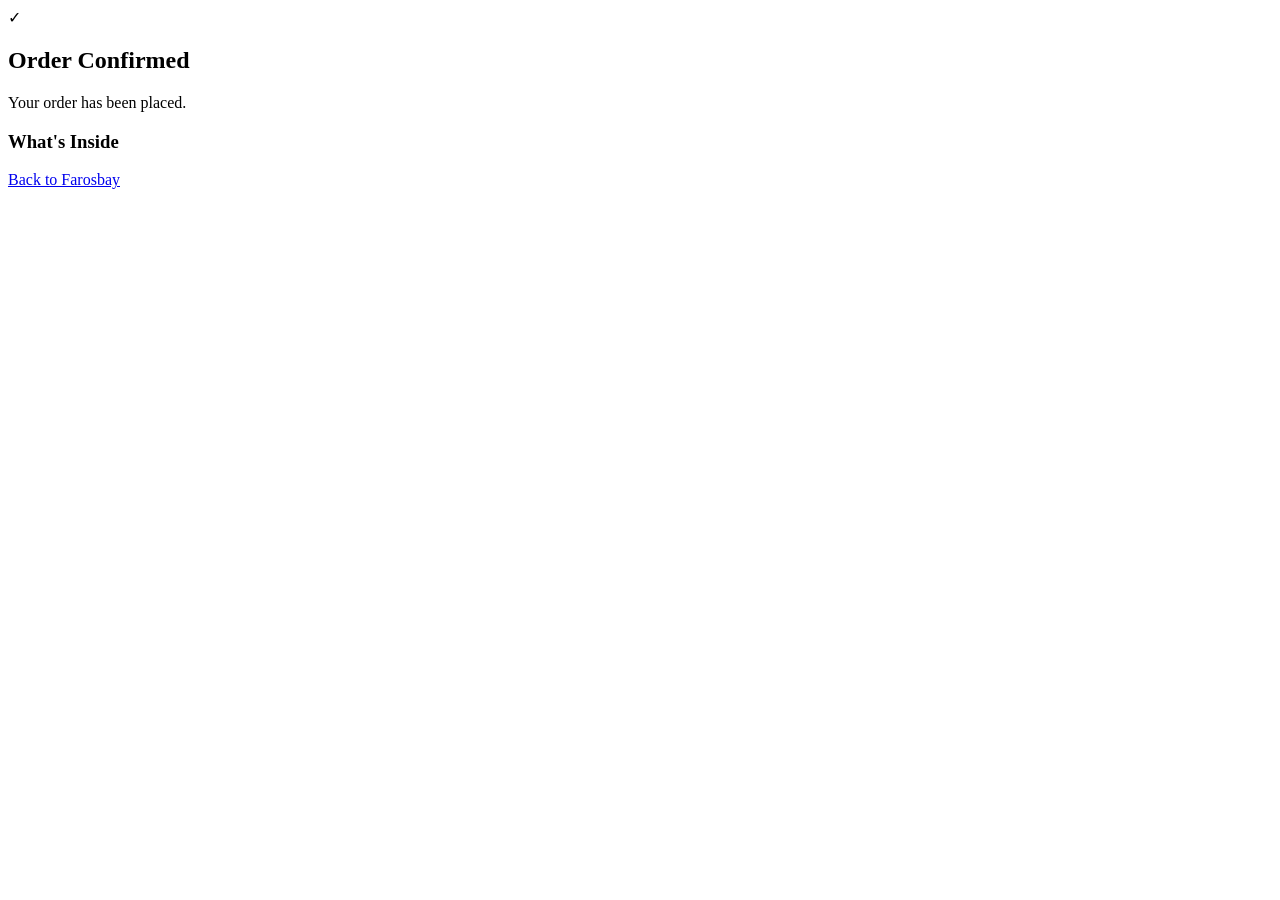
<file: order-service/src/main/resources/templates/fragments/order-result.html>
<!DOCTYPE html>
<html xmlns:th="http://www.thymeleaf.org">
<body>

<th:block th:fragment="success">
  <div class="confirmation-page">

    <div class="confirmation-check">&#x2713;</div>
    <h2 class="confirmation-title">Order Confirmed</h2>
    <p class="confirmation-subtitle">Your order has been placed.</p>

    <div class="order-summary">
      <div th:each="item : ${orderedItems}" class="ordered-item">
        <div class="ordered-item-header">
          <span class="ordered-item-name" th:text="${productNames[item.sku()]}"></span>
          <span class="ordered-item-qty" th:text="'&times; ' + ${item.quantity()}"></span>
        </div>
        <div th:if="${not #lists.isEmpty(item.contents())}" class="mystery-reveal">
          <h3 class="mystery-reveal-title">What's Inside</h3>
          <div th:each="content, iter : ${item.contents()}" class="content-item"
               th:style="'animation-delay:' + ${iter.index * 0.15} + 's'">
            <div class="content-item-name" th:text="${content.name()}"></div>
            <div class="content-item-desc" th:text="${content.description()}"></div>
          </div>
        </div>
      </div>
    </div>

    <a href="/" class="btn-continue">Back to Farosbay</a>
  </div>
</th:block>

<th:block th:fragment="error"></th:block>

</body>
</html>
</file>
